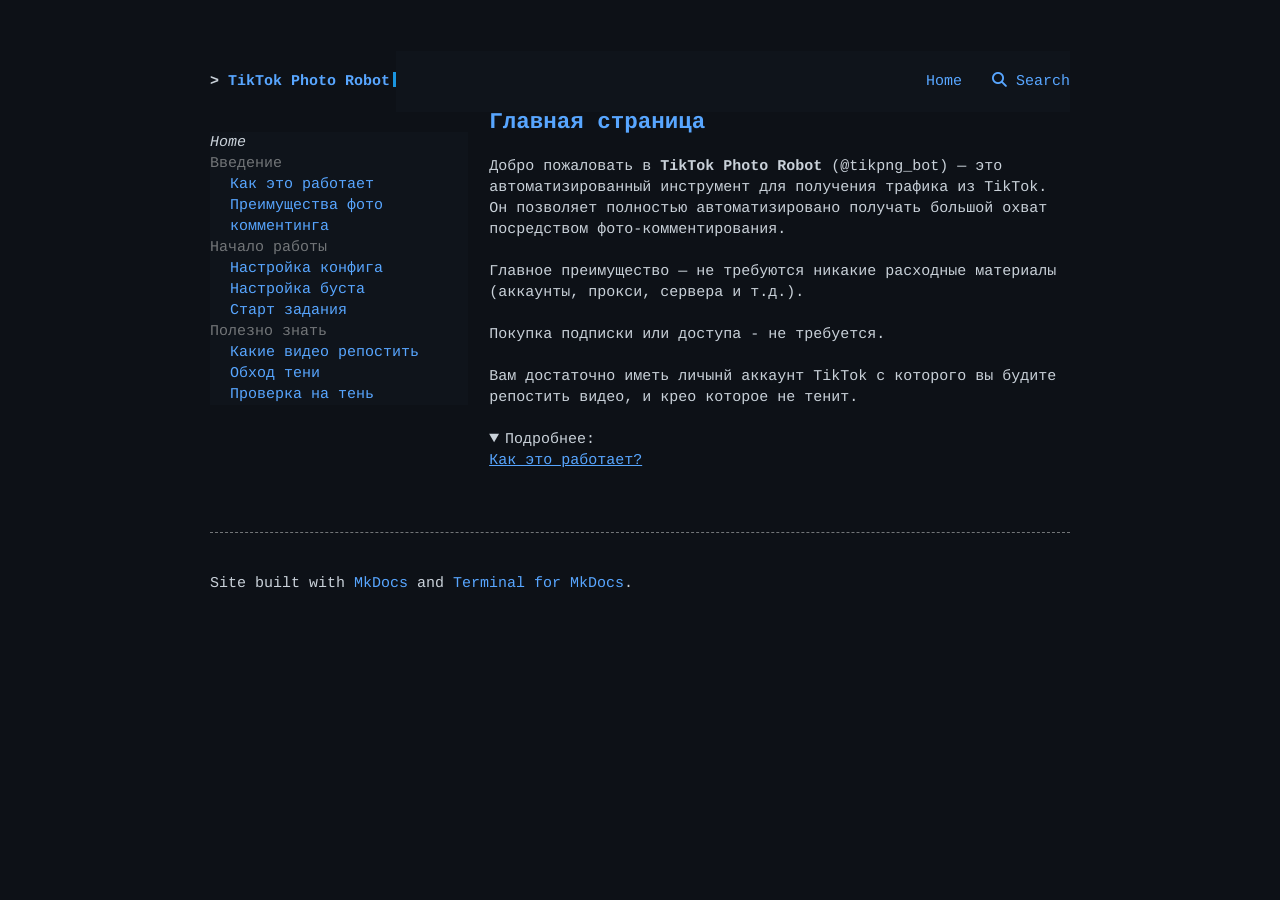
<file: index.html>
<!DOCTYPE html>
<html lang="en">
<head>
    
    <meta charset="UTF-8">
    <meta name="viewport" content="width=device-width, initial-scale=1.0">
    <meta http-equiv="X-UA-Compatible" content="ie=edge">
    <meta name="generator" content="mkdocs-1.6.1, mkdocs-terminal-4.8.0">
    
    <meta name="description" content="Документация по автоматизации публикации фото в TikTok"> 
     
    <link rel="icon" type="image/png" sizes="192x192" href="img/android-chrome-192x192.png" />
<link rel="icon" type="image/png" sizes="512x512" href="img/android-chrome-512x512.png" />
<link rel="apple-touch-icon" sizes="180x180" href="img/apple-touch-icon.png" />
<link rel="shortcut icon" type="image/png" sizes="48x48" href="img/favicon.ico" />
<link rel="icon" type="image/png" sizes="16x16" href="img/favicon-16x16.png" />
<link rel="icon" type="image/png" sizes="32x32" href="img/favicon-32x32.png" />


    
 
<title>Home - TikTok Photo Robot</title>


<link href="css/fontawesome/css/fontawesome.min.css" rel="stylesheet">
<link href="css/fontawesome/css/solid.min.css" rel="stylesheet">
<link href="css/normalize.css" rel="stylesheet">
<link href="css/terminal.css" rel="stylesheet">
<link href="css/theme.css" rel="stylesheet">
<link href="css/theme.tile_grid.css" rel="stylesheet">
<link href="css/theme.footer.css" rel="stylesheet">
<!-- default color palette -->
<link href="css/palettes/default.css" rel="stylesheet">

<!-- page layout -->
<style>
/* initially set page layout to a one column grid */
.terminal-mkdocs-main-grid {
    display: grid;
    grid-column-gap: 1.4em;
    grid-template-columns: auto;
    grid-template-rows: auto;
}

/*  
*   when side navigation is not hidden, use a two column grid.  
*   if the screen is too narrow, fall back to the initial one column grid layout.
*   in this case the main content will be placed under the navigation panel. 
*/
@media only screen and (min-width: 70em) {
    .terminal-mkdocs-main-grid {
        grid-template-columns: 4fr 9fr;
    }
}</style>



    
    <link href="css/terminal-dark.css" rel="stylesheet">  
    
    

    
    <!-- search css support -->
<link href="css/search/bootstrap-modal.css" rel="stylesheet">
<!-- search scripts -->
<script>
    var base_url = ".",
    shortcuts = "{}";
</script>
<script src="js/jquery/jquery-1.10.1.min.js" defer></script>
<script src="js/bootstrap/bootstrap.min.js" defer></script>
<script src="js/mkdocs/base.js" defer></script>
    
    
    
    
    <script src="search/main.js"></script>
    

    
</head>

<body class="terminal"><div class="container">
    <div class="terminal-nav">
        <header class="terminal-logo">
            <div id="mkdocs-terminal-site-name" class="logo terminal-prompt"><a href="/" class="no-style">TikTok Photo Robot</a></div>
        </header>
        
        <nav class="terminal-menu">
            
            <ul vocab="https://schema.org/" typeof="BreadcrumbList">
                
                
                <li property="itemListElement" typeof="ListItem">
                    <a href="." class="menu-item active" property="item" typeof="WebPage">
                        <span property="name">Home</span>
                    </a>
                    <meta property="position" content="0">
                </li>
                
                
                
                
                
                
                
                    
                    


<li property="itemListElement" typeof="ListItem">
    <a href="#" class="menu-item" data-toggle="modal" data-target="#mkdocs_search_modal" property="item" typeof="SearchAction">
        <i aria-hidden="true" class="fa fa-search"></i> <span property="name">Search</span>
    </a>
    <meta property="position" content="1">
</li>
                    
            </ul>
            
        </nav>
    </div>
</div>
        
    <div class="container">
        <div class="terminal-mkdocs-main-grid"><aside id="terminal-mkdocs-side-panel"><nav>
    <ul class="terminal-mkdocs-side-nav-items">
        
          <li class="terminal-mkdocs-side-nav-li">
    
    
    
        
        <span class="terminal-mkdocs-side-nav-item--active">Home</span>
    
    
    
       </li>
        
          <li class="terminal-mkdocs-side-nav-li">
    
        
        
        
            
    
        
        
            
            
            <span class="
        
    terminal-mkdocs-side-nav-item terminal-mkdocs-side-nav-section-no-index">Введение</span>
        
    
    
        
        
            <ul class="terminal-mkdocs-side-nav-li-ul">
        
            
            
             
                <li class="terminal-mkdocs-side-nav-li-ul-li">
    
        
        
            <a class="terminal-mkdocs-side-nav-item" href="%D0%B2%D0%B2%D0%B5%D0%B4%D0%B5%D0%BD%D0%B8%D0%B5/%D0%9A%D0%B0%D0%BA%20%D1%8D%D1%82%D0%BE%20%D1%80%D0%B0%D0%B1%D0%BE%D1%82%D0%B0%D0%B5%D1%82/">Как это работает</a>
        
    
    </li>
            
        
            
            
             
                <li class="terminal-mkdocs-side-nav-li-ul-li">
    
        
        
            <a class="terminal-mkdocs-side-nav-item" href="%D0%B2%D0%B2%D0%B5%D0%B4%D0%B5%D0%BD%D0%B8%D0%B5/%D0%BF%D1%80%D0%B5%D0%B8%D0%BC%D1%83%D1%89%D0%B5%D1%81%D1%82%D0%B2%D0%B0%20%D1%84%D0%BE%D1%82%D0%BE-%D0%BA%D0%BE%D0%BC%D0%BC%D0%B5%D0%BD%D1%82%D0%B8%D0%BD%D0%B3%D0%B0/">Преимущества фото комментинга</a>
        
    
    </li>
            
            
    </ul>
        
    
       </li>
        
          <li class="terminal-mkdocs-side-nav-li">
    
        
        
        
            
    
        
        
            
            
            <span class="
        
    terminal-mkdocs-side-nav-item terminal-mkdocs-side-nav-section-no-index">Начало работы</span>
        
    
    
        
        
            <ul class="terminal-mkdocs-side-nav-li-ul">
        
            
            
             
                <li class="terminal-mkdocs-side-nav-li-ul-li">
    
        
        
            <a class="terminal-mkdocs-side-nav-item" href="%D0%BD%D0%B0%D1%87%D0%B0%D0%BB%D0%BE%20%D1%80%D0%B0%D0%B1%D0%BE%D1%82%D1%8B/%D0%9D%D0%B0%D1%81%D1%82%D1%80%D0%BE%D0%B9%D0%BA%D0%B0%20%D0%BA%D0%BE%D0%BD%D1%84%D0%B8%D0%B3%D0%B0/">Настройка конфига</a>
        
    
    </li>
            
        
            
            
             
                <li class="terminal-mkdocs-side-nav-li-ul-li">
    
        
        
            <a class="terminal-mkdocs-side-nav-item" href="%D0%BD%D0%B0%D1%87%D0%B0%D0%BB%D0%BE%20%D1%80%D0%B0%D0%B1%D0%BE%D1%82%D1%8B/%D0%BD%D0%B0%D1%81%D1%82%D1%80%D0%BE%D0%B9%D0%BA%D0%B0%20%D0%B1%D1%83%D1%81%D1%82%D0%B0/">Настройка буста</a>
        
    
    </li>
            
        
            
            
             
                <li class="terminal-mkdocs-side-nav-li-ul-li">
    
        
        
            <a class="terminal-mkdocs-side-nav-item" href="%D0%BD%D0%B0%D1%87%D0%B0%D0%BB%D0%BE%20%D1%80%D0%B0%D0%B1%D0%BE%D1%82%D1%8B/%D1%81%D1%82%D0%B0%D1%80%D1%82%20%D0%B7%D0%B0%D0%B4%D0%B0%D0%BD%D0%B8%D1%8F/">Старт задания</a>
        
    
    </li>
            
            
    </ul>
        
    
       </li>
        
          <li class="terminal-mkdocs-side-nav-li">
    
        
        
        
            
    
        
        
            
            
            <span class="
        
    terminal-mkdocs-side-nav-item terminal-mkdocs-side-nav-section-no-index">Полезно знать</span>
        
    
    
        
        
            <ul class="terminal-mkdocs-side-nav-li-ul">
        
            
            
             
                <li class="terminal-mkdocs-side-nav-li-ul-li">
    
        
        
            <a class="terminal-mkdocs-side-nav-item" href="%D0%BF%D0%BE%D0%BB%D0%B5%D0%B7%D0%BD%D0%BE%20%D0%B7%D0%BD%D0%B0%D1%82%D1%8C/%D0%BA%D0%B0%D0%BA%D0%B8%D0%B5%20%D0%B2%D0%B8%D0%B4%D0%B5%D0%BE%20%D1%80%D0%B5%D0%BF%D0%BE%D1%81%D1%82%D0%B8%D1%82%D1%8C/">Какие видео репостить</a>
        
    
    </li>
            
        
            
            
             
                <li class="terminal-mkdocs-side-nav-li-ul-li">
    
        
        
            <a class="terminal-mkdocs-side-nav-item" href="%D0%BF%D0%BE%D0%BB%D0%B5%D0%B7%D0%BD%D0%BE%20%D0%B7%D0%BD%D0%B0%D1%82%D1%8C/%D0%BE%D0%B1%D1%85%D0%BE%D0%B4%20%D1%82%D0%B5%D0%BD%D0%B8/">Обход тени</a>
        
    
    </li>
            
        
            
            
             
                <li class="terminal-mkdocs-side-nav-li-ul-li">
    
        
        
            <a class="terminal-mkdocs-side-nav-item" href="%D0%BF%D0%BE%D0%BB%D0%B5%D0%B7%D0%BD%D0%BE%20%D0%B7%D0%BD%D0%B0%D1%82%D1%8C/%D0%BF%D1%80%D0%BE%D0%B2%D0%B5%D1%80%D0%BA%D0%B0%20%D0%BD%D0%B0%20%D1%82%D0%B5%D0%BD%D1%8C/">Проверка на тень</a>
        
    
    </li>
            
            
    </ul>
        
    
       </li>
        
    </ul>
</nav>
</aside>
            <main id="terminal-mkdocs-main-content">
<section id="mkdocs-terminal-content">
    <p><span style="font-size: 1.5em; font-weight: bold; color: #58a6ff;">Главная страница</span></p>
<p>Добро пожаловать в <strong>TikTok Photo Robot</strong> (@tikpng_bot) — это автоматизированный инструмент для получения трафика из TikTok. Он позволяет полностью автоматизировано получать большой охват посредством фото‑комментирования.</p>
<p>Главное преимущество — не требуются никакие расходные материалы (аккаунты, прокси, сервера и т.д.).</p>
<p>Покупка подписки или доступа - не требуется.</p>
<p>Вам достаточно иметь личынй аккаунт TikTok с которого вы будите репостить видео, и крео которое не тенит.</p>
<details class="note" open="open">
<summary>Подробнее:</summary>
<p><a href="https://tiktok-photo-bot.github.io/docs/%D0%B2%D0%B2%D0%B5%D0%B4%D0%B5%D0%BD%D0%B8%D0%B5/%D0%9A%D0%B0%D0%BA%20%D1%8D%D1%82%D0%BE%20%D1%80%D0%B0%D0%B1%D0%BE%D1%82%D0%B0%D0%B5%D1%82/">Как это работает?</a></p>
</details>
</section>

            </main>
        </div>
        <hr><footer>
    <div class="terminal-mkdocs-footer-grid">
        <div id="terminal-mkdocs-footer-copyright-info">
             Site built with <a href="http://www.mkdocs.org">MkDocs</a> and <a href="https://github.com/ntno/mkdocs-terminal">Terminal for MkDocs</a>.
        </div>
    </div>
</footer>
    </div>

    
    <div class="modal" id="mkdocs_search_modal" tabindex="-1" role="alertdialog" aria-modal="true" aria-labelledby="searchModalLabel">
    <div class="modal-dialog modal-lg" role="search">
        <div class="modal-content">
            <div class="modal-header">
                <h5 class="modal-title" id="searchModalLabel">Search</h5>
                <button type="button" class="close btn btn-default btn-ghost" data-dismiss="modal" aria-label="Close">x</button>
            </div>
            <div class="modal-body">
                <p id="searchInputLabel">Type to start searching</p>
                <form>
                    <div class="form-group">
                        <input type="search" class="form-control" aria-labelledby="searchInputLabel" placeholder="" id="mkdocs-search-query" title="Please enter search terms here">
                    </div>
                </form>
                <div id="mkdocs-search-results" data-no-results-text="No document matches found"></div>
            </div>
            <div class="modal-footer">
            </div>
        </div>
    </div>
</div>
    
    
</body>

</html>
</file>
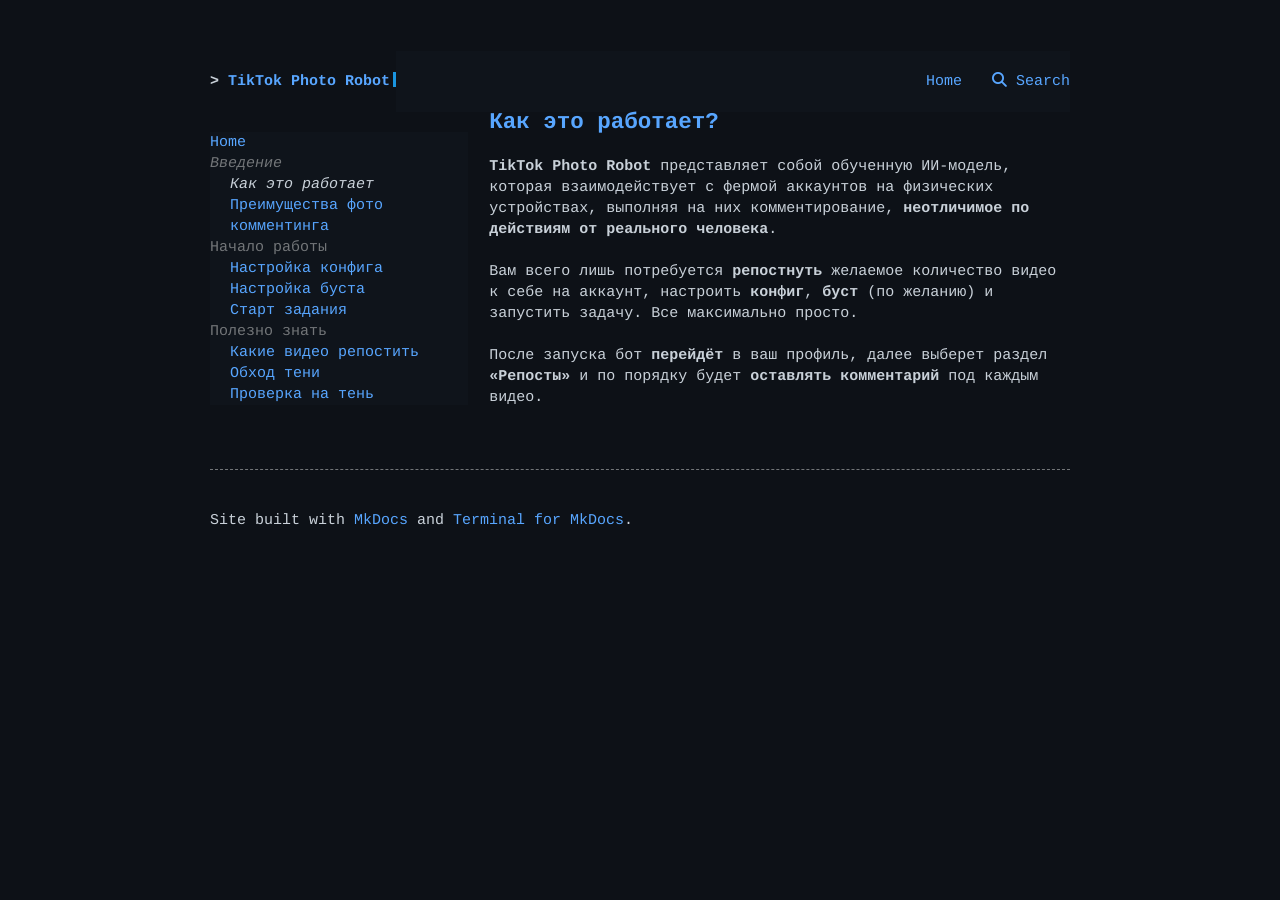
<file: введение/Как это работает/index.html>
<!DOCTYPE html>
<html lang="en">
<head>
    
    <meta charset="UTF-8">
    <meta name="viewport" content="width=device-width, initial-scale=1.0">
    <meta http-equiv="X-UA-Compatible" content="ie=edge">
    <meta name="generator" content="mkdocs-1.6.1, mkdocs-terminal-4.8.0">
    
    <meta name="description" content="Документация по автоматизации публикации фото в TikTok"> 
     
    <link rel="icon" type="image/png" sizes="192x192" href="../../img/android-chrome-192x192.png" />
<link rel="icon" type="image/png" sizes="512x512" href="../../img/android-chrome-512x512.png" />
<link rel="apple-touch-icon" sizes="180x180" href="../../img/apple-touch-icon.png" />
<link rel="shortcut icon" type="image/png" sizes="48x48" href="../../img/favicon.ico" />
<link rel="icon" type="image/png" sizes="16x16" href="../../img/favicon-16x16.png" />
<link rel="icon" type="image/png" sizes="32x32" href="../../img/favicon-32x32.png" />


    
 
<title>Как это работает - TikTok Photo Robot</title>


<link href="../../css/fontawesome/css/fontawesome.min.css" rel="stylesheet">
<link href="../../css/fontawesome/css/solid.min.css" rel="stylesheet">
<link href="../../css/normalize.css" rel="stylesheet">
<link href="../../css/terminal.css" rel="stylesheet">
<link href="../../css/theme.css" rel="stylesheet">
<link href="../../css/theme.tile_grid.css" rel="stylesheet">
<link href="../../css/theme.footer.css" rel="stylesheet">
<!-- default color palette -->
<link href="../../css/palettes/default.css" rel="stylesheet">

<!-- page layout -->
<style>
/* initially set page layout to a one column grid */
.terminal-mkdocs-main-grid {
    display: grid;
    grid-column-gap: 1.4em;
    grid-template-columns: auto;
    grid-template-rows: auto;
}

/*  
*   when side navigation is not hidden, use a two column grid.  
*   if the screen is too narrow, fall back to the initial one column grid layout.
*   in this case the main content will be placed under the navigation panel. 
*/
@media only screen and (min-width: 70em) {
    .terminal-mkdocs-main-grid {
        grid-template-columns: 4fr 9fr;
    }
}</style>



    
    <link href="../../css/terminal-dark.css" rel="stylesheet">  
    
    

    
    <!-- search css support -->
<link href="../../css/search/bootstrap-modal.css" rel="stylesheet">
<!-- search scripts -->
<script>
    var base_url = "../..",
    shortcuts = "{}";
</script>
<script src="../../js/jquery/jquery-1.10.1.min.js" defer></script>
<script src="../../js/bootstrap/bootstrap.min.js" defer></script>
<script src="../../js/mkdocs/base.js" defer></script>
    
    
    
    
    <script src="../../search/main.js"></script>
    

    
</head>

<body class="terminal"><div class="container">
    <div class="terminal-nav">
        <header class="terminal-logo">
            <div id="mkdocs-terminal-site-name" class="logo terminal-prompt"><a href="/" class="no-style">TikTok Photo Robot</a></div>
        </header>
        
        <nav class="terminal-menu">
            
            <ul vocab="https://schema.org/" typeof="BreadcrumbList">
                
                
                <li property="itemListElement" typeof="ListItem">
                    <a href="../.." class="menu-item " property="item" typeof="WebPage">
                        <span property="name">Home</span>
                    </a>
                    <meta property="position" content="0">
                </li>
                
                
                
                
                
                
                
                    
                    


<li property="itemListElement" typeof="ListItem">
    <a href="#" class="menu-item" data-toggle="modal" data-target="#mkdocs_search_modal" property="item" typeof="SearchAction">
        <i aria-hidden="true" class="fa fa-search"></i> <span property="name">Search</span>
    </a>
    <meta property="position" content="1">
</li>
                    
            </ul>
            
        </nav>
    </div>
</div>
        
    <div class="container">
        <div class="terminal-mkdocs-main-grid"><aside id="terminal-mkdocs-side-panel"><nav>
    <ul class="terminal-mkdocs-side-nav-items">
        
          <li class="terminal-mkdocs-side-nav-li">
    
    
    
        
        
            <a class="terminal-mkdocs-side-nav-item" href="../..">Home</a>
        
    
    
    
       </li>
        
          <li class="terminal-mkdocs-side-nav-li">
    
        
        
        
            
    
        
        <span class="
        
    terminal-mkdocs-side-nav-item--active terminal-mkdocs-side-nav-section-no-index">Введение</span>
    
    
        
        
            <ul class="terminal-mkdocs-side-nav-li-ul">
        
            
            
             
                <li class="terminal-mkdocs-side-nav-li-ul-li">
    
        
        <span class="terminal-mkdocs-side-nav-item--active">Как это работает</span>
    
    </li>
            
        
            
            
             
                <li class="terminal-mkdocs-side-nav-li-ul-li">
    
        
        
            <a class="terminal-mkdocs-side-nav-item" href="../%D0%BF%D1%80%D0%B5%D0%B8%D0%BC%D1%83%D1%89%D0%B5%D1%81%D1%82%D0%B2%D0%B0%20%D1%84%D0%BE%D1%82%D0%BE-%D0%BA%D0%BE%D0%BC%D0%BC%D0%B5%D0%BD%D1%82%D0%B8%D0%BD%D0%B3%D0%B0/">Преимущества фото комментинга</a>
        
    
    </li>
            
            
    </ul>
        
    
       </li>
        
          <li class="terminal-mkdocs-side-nav-li">
    
        
        
        
            
    
        
        
            
            
            <span class="
        
    terminal-mkdocs-side-nav-item terminal-mkdocs-side-nav-section-no-index">Начало работы</span>
        
    
    
        
        
            <ul class="terminal-mkdocs-side-nav-li-ul">
        
            
            
             
                <li class="terminal-mkdocs-side-nav-li-ul-li">
    
        
        
            <a class="terminal-mkdocs-side-nav-item" href="../../%D0%BD%D0%B0%D1%87%D0%B0%D0%BB%D0%BE%20%D1%80%D0%B0%D0%B1%D0%BE%D1%82%D1%8B/%D0%9D%D0%B0%D1%81%D1%82%D1%80%D0%BE%D0%B9%D0%BA%D0%B0%20%D0%BA%D0%BE%D0%BD%D1%84%D0%B8%D0%B3%D0%B0/">Настройка конфига</a>
        
    
    </li>
            
        
            
            
             
                <li class="terminal-mkdocs-side-nav-li-ul-li">
    
        
        
            <a class="terminal-mkdocs-side-nav-item" href="../../%D0%BD%D0%B0%D1%87%D0%B0%D0%BB%D0%BE%20%D1%80%D0%B0%D0%B1%D0%BE%D1%82%D1%8B/%D0%BD%D0%B0%D1%81%D1%82%D1%80%D0%BE%D0%B9%D0%BA%D0%B0%20%D0%B1%D1%83%D1%81%D1%82%D0%B0/">Настройка буста</a>
        
    
    </li>
            
        
            
            
             
                <li class="terminal-mkdocs-side-nav-li-ul-li">
    
        
        
            <a class="terminal-mkdocs-side-nav-item" href="../../%D0%BD%D0%B0%D1%87%D0%B0%D0%BB%D0%BE%20%D1%80%D0%B0%D0%B1%D0%BE%D1%82%D1%8B/%D1%81%D1%82%D0%B0%D1%80%D1%82%20%D0%B7%D0%B0%D0%B4%D0%B0%D0%BD%D0%B8%D1%8F/">Старт задания</a>
        
    
    </li>
            
            
    </ul>
        
    
       </li>
        
          <li class="terminal-mkdocs-side-nav-li">
    
        
        
        
            
    
        
        
            
            
            <span class="
        
    terminal-mkdocs-side-nav-item terminal-mkdocs-side-nav-section-no-index">Полезно знать</span>
        
    
    
        
        
            <ul class="terminal-mkdocs-side-nav-li-ul">
        
            
            
             
                <li class="terminal-mkdocs-side-nav-li-ul-li">
    
        
        
            <a class="terminal-mkdocs-side-nav-item" href="../../%D0%BF%D0%BE%D0%BB%D0%B5%D0%B7%D0%BD%D0%BE%20%D0%B7%D0%BD%D0%B0%D1%82%D1%8C/%D0%BA%D0%B0%D0%BA%D0%B8%D0%B5%20%D0%B2%D0%B8%D0%B4%D0%B5%D0%BE%20%D1%80%D0%B5%D0%BF%D0%BE%D1%81%D1%82%D0%B8%D1%82%D1%8C/">Какие видео репостить</a>
        
    
    </li>
            
        
            
            
             
                <li class="terminal-mkdocs-side-nav-li-ul-li">
    
        
        
            <a class="terminal-mkdocs-side-nav-item" href="../../%D0%BF%D0%BE%D0%BB%D0%B5%D0%B7%D0%BD%D0%BE%20%D0%B7%D0%BD%D0%B0%D1%82%D1%8C/%D0%BE%D0%B1%D1%85%D0%BE%D0%B4%20%D1%82%D0%B5%D0%BD%D0%B8/">Обход тени</a>
        
    
    </li>
            
        
            
            
             
                <li class="terminal-mkdocs-side-nav-li-ul-li">
    
        
        
            <a class="terminal-mkdocs-side-nav-item" href="../../%D0%BF%D0%BE%D0%BB%D0%B5%D0%B7%D0%BD%D0%BE%20%D0%B7%D0%BD%D0%B0%D1%82%D1%8C/%D0%BF%D1%80%D0%BE%D0%B2%D0%B5%D1%80%D0%BA%D0%B0%20%D0%BD%D0%B0%20%D1%82%D0%B5%D0%BD%D1%8C/">Проверка на тень</a>
        
    
    </li>
            
            
    </ul>
        
    
       </li>
        
    </ul>
</nav>
</aside>
            <main id="terminal-mkdocs-main-content">
<section id="mkdocs-terminal-content">
    <p><span style="font-size: 1.5em; font-weight: bold; color: #58a6ff;">Как это работает?</span></p>
<p><strong>TikTok Photo Robot</strong> представляет собой обученную ИИ-модель, которая взаимодействует с фермой аккаунтов на физических устройствах, выполняя на них комментирование, <strong>неотличимое по действиям от реального человека</strong>.</p>
<p>Вам всего лишь потребуется <strong>репостнуть</strong> желаемое количество видео к себе на аккаунт, настроить <strong>конфиг</strong>, <strong>буст</strong> (по желанию) и запустить задачу. Все максимально просто.</p>
<p>После запуска бот <strong>перейдёт</strong> в ваш профиль, далее выберет раздел <strong>«Репосты»</strong> и по порядку будет <strong>оставлять комментарий</strong> под каждым видео.</p>
</section>

            </main>
        </div>
        <hr><footer>
    <div class="terminal-mkdocs-footer-grid">
        <div id="terminal-mkdocs-footer-copyright-info">
             Site built with <a href="http://www.mkdocs.org">MkDocs</a> and <a href="https://github.com/ntno/mkdocs-terminal">Terminal for MkDocs</a>.
        </div>
    </div>
</footer>
    </div>

    
    <div class="modal" id="mkdocs_search_modal" tabindex="-1" role="alertdialog" aria-modal="true" aria-labelledby="searchModalLabel">
    <div class="modal-dialog modal-lg" role="search">
        <div class="modal-content">
            <div class="modal-header">
                <h5 class="modal-title" id="searchModalLabel">Search</h5>
                <button type="button" class="close btn btn-default btn-ghost" data-dismiss="modal" aria-label="Close">x</button>
            </div>
            <div class="modal-body">
                <p id="searchInputLabel">Type to start searching</p>
                <form>
                    <div class="form-group">
                        <input type="search" class="form-control" aria-labelledby="searchInputLabel" placeholder="" id="mkdocs-search-query" title="Please enter search terms here">
                    </div>
                </form>
                <div id="mkdocs-search-results" data-no-results-text="No document matches found"></div>
            </div>
            <div class="modal-footer">
            </div>
        </div>
    </div>
</div>
    
    
</body>

</html>
</file>
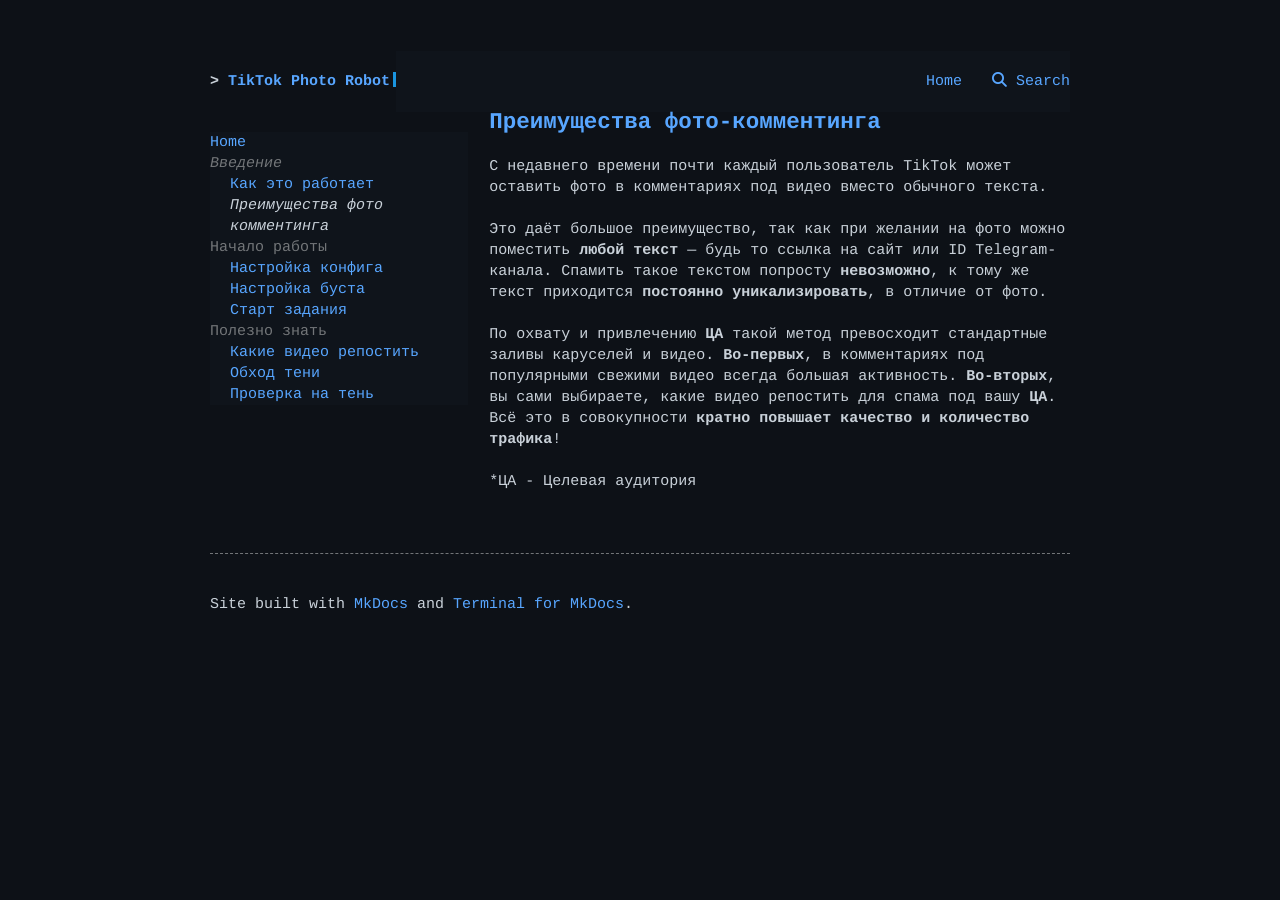
<file: введение/преимущества фото-комментинга/index.html>
<!DOCTYPE html>
<html lang="en">
<head>
    
    <meta charset="UTF-8">
    <meta name="viewport" content="width=device-width, initial-scale=1.0">
    <meta http-equiv="X-UA-Compatible" content="ie=edge">
    <meta name="generator" content="mkdocs-1.6.1, mkdocs-terminal-4.8.0">
    
    <meta name="description" content="Документация по автоматизации публикации фото в TikTok"> 
     
    <link rel="icon" type="image/png" sizes="192x192" href="../../img/android-chrome-192x192.png" />
<link rel="icon" type="image/png" sizes="512x512" href="../../img/android-chrome-512x512.png" />
<link rel="apple-touch-icon" sizes="180x180" href="../../img/apple-touch-icon.png" />
<link rel="shortcut icon" type="image/png" sizes="48x48" href="../../img/favicon.ico" />
<link rel="icon" type="image/png" sizes="16x16" href="../../img/favicon-16x16.png" />
<link rel="icon" type="image/png" sizes="32x32" href="../../img/favicon-32x32.png" />


    
 
<title>Преимущества фото комментинга - TikTok Photo Robot</title>


<link href="../../css/fontawesome/css/fontawesome.min.css" rel="stylesheet">
<link href="../../css/fontawesome/css/solid.min.css" rel="stylesheet">
<link href="../../css/normalize.css" rel="stylesheet">
<link href="../../css/terminal.css" rel="stylesheet">
<link href="../../css/theme.css" rel="stylesheet">
<link href="../../css/theme.tile_grid.css" rel="stylesheet">
<link href="../../css/theme.footer.css" rel="stylesheet">
<!-- default color palette -->
<link href="../../css/palettes/default.css" rel="stylesheet">

<!-- page layout -->
<style>
/* initially set page layout to a one column grid */
.terminal-mkdocs-main-grid {
    display: grid;
    grid-column-gap: 1.4em;
    grid-template-columns: auto;
    grid-template-rows: auto;
}

/*  
*   when side navigation is not hidden, use a two column grid.  
*   if the screen is too narrow, fall back to the initial one column grid layout.
*   in this case the main content will be placed under the navigation panel. 
*/
@media only screen and (min-width: 70em) {
    .terminal-mkdocs-main-grid {
        grid-template-columns: 4fr 9fr;
    }
}</style>



    
    <link href="../../css/terminal-dark.css" rel="stylesheet">  
    
    

    
    <!-- search css support -->
<link href="../../css/search/bootstrap-modal.css" rel="stylesheet">
<!-- search scripts -->
<script>
    var base_url = "../..",
    shortcuts = "{}";
</script>
<script src="../../js/jquery/jquery-1.10.1.min.js" defer></script>
<script src="../../js/bootstrap/bootstrap.min.js" defer></script>
<script src="../../js/mkdocs/base.js" defer></script>
    
    
    
    
    <script src="../../search/main.js"></script>
    

    
</head>

<body class="terminal"><div class="container">
    <div class="terminal-nav">
        <header class="terminal-logo">
            <div id="mkdocs-terminal-site-name" class="logo terminal-prompt"><a href="/" class="no-style">TikTok Photo Robot</a></div>
        </header>
        
        <nav class="terminal-menu">
            
            <ul vocab="https://schema.org/" typeof="BreadcrumbList">
                
                
                <li property="itemListElement" typeof="ListItem">
                    <a href="../.." class="menu-item " property="item" typeof="WebPage">
                        <span property="name">Home</span>
                    </a>
                    <meta property="position" content="0">
                </li>
                
                
                
                
                
                
                
                    
                    


<li property="itemListElement" typeof="ListItem">
    <a href="#" class="menu-item" data-toggle="modal" data-target="#mkdocs_search_modal" property="item" typeof="SearchAction">
        <i aria-hidden="true" class="fa fa-search"></i> <span property="name">Search</span>
    </a>
    <meta property="position" content="1">
</li>
                    
            </ul>
            
        </nav>
    </div>
</div>
        
    <div class="container">
        <div class="terminal-mkdocs-main-grid"><aside id="terminal-mkdocs-side-panel"><nav>
    <ul class="terminal-mkdocs-side-nav-items">
        
          <li class="terminal-mkdocs-side-nav-li">
    
    
    
        
        
            <a class="terminal-mkdocs-side-nav-item" href="../..">Home</a>
        
    
    
    
       </li>
        
          <li class="terminal-mkdocs-side-nav-li">
    
        
        
        
            
    
        
        <span class="
        
    terminal-mkdocs-side-nav-item--active terminal-mkdocs-side-nav-section-no-index">Введение</span>
    
    
        
        
            <ul class="terminal-mkdocs-side-nav-li-ul">
        
            
            
             
                <li class="terminal-mkdocs-side-nav-li-ul-li">
    
        
        
            <a class="terminal-mkdocs-side-nav-item" href="../%D0%9A%D0%B0%D0%BA%20%D1%8D%D1%82%D0%BE%20%D1%80%D0%B0%D0%B1%D0%BE%D1%82%D0%B0%D0%B5%D1%82/">Как это работает</a>
        
    
    </li>
            
        
            
            
             
                <li class="terminal-mkdocs-side-nav-li-ul-li">
    
        
        <span class="terminal-mkdocs-side-nav-item--active">Преимущества фото комментинга</span>
    
    </li>
            
            
    </ul>
        
    
       </li>
        
          <li class="terminal-mkdocs-side-nav-li">
    
        
        
        
            
    
        
        
            
            
            <span class="
        
    terminal-mkdocs-side-nav-item terminal-mkdocs-side-nav-section-no-index">Начало работы</span>
        
    
    
        
        
            <ul class="terminal-mkdocs-side-nav-li-ul">
        
            
            
             
                <li class="terminal-mkdocs-side-nav-li-ul-li">
    
        
        
            <a class="terminal-mkdocs-side-nav-item" href="../../%D0%BD%D0%B0%D1%87%D0%B0%D0%BB%D0%BE%20%D1%80%D0%B0%D0%B1%D0%BE%D1%82%D1%8B/%D0%9D%D0%B0%D1%81%D1%82%D1%80%D0%BE%D0%B9%D0%BA%D0%B0%20%D0%BA%D0%BE%D0%BD%D1%84%D0%B8%D0%B3%D0%B0/">Настройка конфига</a>
        
    
    </li>
            
        
            
            
             
                <li class="terminal-mkdocs-side-nav-li-ul-li">
    
        
        
            <a class="terminal-mkdocs-side-nav-item" href="../../%D0%BD%D0%B0%D1%87%D0%B0%D0%BB%D0%BE%20%D1%80%D0%B0%D0%B1%D0%BE%D1%82%D1%8B/%D0%BD%D0%B0%D1%81%D1%82%D1%80%D0%BE%D0%B9%D0%BA%D0%B0%20%D0%B1%D1%83%D1%81%D1%82%D0%B0/">Настройка буста</a>
        
    
    </li>
            
        
            
            
             
                <li class="terminal-mkdocs-side-nav-li-ul-li">
    
        
        
            <a class="terminal-mkdocs-side-nav-item" href="../../%D0%BD%D0%B0%D1%87%D0%B0%D0%BB%D0%BE%20%D1%80%D0%B0%D0%B1%D0%BE%D1%82%D1%8B/%D1%81%D1%82%D0%B0%D1%80%D1%82%20%D0%B7%D0%B0%D0%B4%D0%B0%D0%BD%D0%B8%D1%8F/">Старт задания</a>
        
    
    </li>
            
            
    </ul>
        
    
       </li>
        
          <li class="terminal-mkdocs-side-nav-li">
    
        
        
        
            
    
        
        
            
            
            <span class="
        
    terminal-mkdocs-side-nav-item terminal-mkdocs-side-nav-section-no-index">Полезно знать</span>
        
    
    
        
        
            <ul class="terminal-mkdocs-side-nav-li-ul">
        
            
            
             
                <li class="terminal-mkdocs-side-nav-li-ul-li">
    
        
        
            <a class="terminal-mkdocs-side-nav-item" href="../../%D0%BF%D0%BE%D0%BB%D0%B5%D0%B7%D0%BD%D0%BE%20%D0%B7%D0%BD%D0%B0%D1%82%D1%8C/%D0%BA%D0%B0%D0%BA%D0%B8%D0%B5%20%D0%B2%D0%B8%D0%B4%D0%B5%D0%BE%20%D1%80%D0%B5%D0%BF%D0%BE%D1%81%D1%82%D0%B8%D1%82%D1%8C/">Какие видео репостить</a>
        
    
    </li>
            
        
            
            
             
                <li class="terminal-mkdocs-side-nav-li-ul-li">
    
        
        
            <a class="terminal-mkdocs-side-nav-item" href="../../%D0%BF%D0%BE%D0%BB%D0%B5%D0%B7%D0%BD%D0%BE%20%D0%B7%D0%BD%D0%B0%D1%82%D1%8C/%D0%BE%D0%B1%D1%85%D0%BE%D0%B4%20%D1%82%D0%B5%D0%BD%D0%B8/">Обход тени</a>
        
    
    </li>
            
        
            
            
             
                <li class="terminal-mkdocs-side-nav-li-ul-li">
    
        
        
            <a class="terminal-mkdocs-side-nav-item" href="../../%D0%BF%D0%BE%D0%BB%D0%B5%D0%B7%D0%BD%D0%BE%20%D0%B7%D0%BD%D0%B0%D1%82%D1%8C/%D0%BF%D1%80%D0%BE%D0%B2%D0%B5%D1%80%D0%BA%D0%B0%20%D0%BD%D0%B0%20%D1%82%D0%B5%D0%BD%D1%8C/">Проверка на тень</a>
        
    
    </li>
            
            
    </ul>
        
    
       </li>
        
    </ul>
</nav>
</aside>
            <main id="terminal-mkdocs-main-content">
<section id="mkdocs-terminal-content">
    <p><span style="font-size: 1.5em; font-weight: bold; color: #58a6ff;">Преимущества фото-комментинга</span></p>
<p>С недавнего времени почти каждый пользователь TikTok может оставить фото в комментариях под видео вместо обычного текста.</p>
<p>Это даёт большое преимущество, так как при желании на фото можно поместить <strong>любой текст</strong> — будь то ссылка на сайт или ID Telegram-канала. Спамить такое текстом попросту <strong>невозможно</strong>, к тому же текст приходится <strong>постоянно уникализировать</strong>, в отличие от фото.</p>
<p>По охвату и привлечению <strong>ЦА</strong> такой метод превосходит стандартные заливы каруселей и видео. <strong>Во-первых</strong>, в комментариях под популярными свежими видео всегда большая активность. <strong>Во-вторых</strong>, вы сами выбираете, какие видео репостить для спама под вашу <strong>ЦА</strong>. Всё это в совокупности <strong>кратно повышает качество и количество трафика</strong>!</p>
<p>*ЦА - Целевая аудитория</p>
</section>

            </main>
        </div>
        <hr><footer>
    <div class="terminal-mkdocs-footer-grid">
        <div id="terminal-mkdocs-footer-copyright-info">
             Site built with <a href="http://www.mkdocs.org">MkDocs</a> and <a href="https://github.com/ntno/mkdocs-terminal">Terminal for MkDocs</a>.
        </div>
    </div>
</footer>
    </div>

    
    <div class="modal" id="mkdocs_search_modal" tabindex="-1" role="alertdialog" aria-modal="true" aria-labelledby="searchModalLabel">
    <div class="modal-dialog modal-lg" role="search">
        <div class="modal-content">
            <div class="modal-header">
                <h5 class="modal-title" id="searchModalLabel">Search</h5>
                <button type="button" class="close btn btn-default btn-ghost" data-dismiss="modal" aria-label="Close">x</button>
            </div>
            <div class="modal-body">
                <p id="searchInputLabel">Type to start searching</p>
                <form>
                    <div class="form-group">
                        <input type="search" class="form-control" aria-labelledby="searchInputLabel" placeholder="" id="mkdocs-search-query" title="Please enter search terms here">
                    </div>
                </form>
                <div id="mkdocs-search-results" data-no-results-text="No document matches found"></div>
            </div>
            <div class="modal-footer">
            </div>
        </div>
    </div>
</div>
    
    
</body>

</html>
</file>
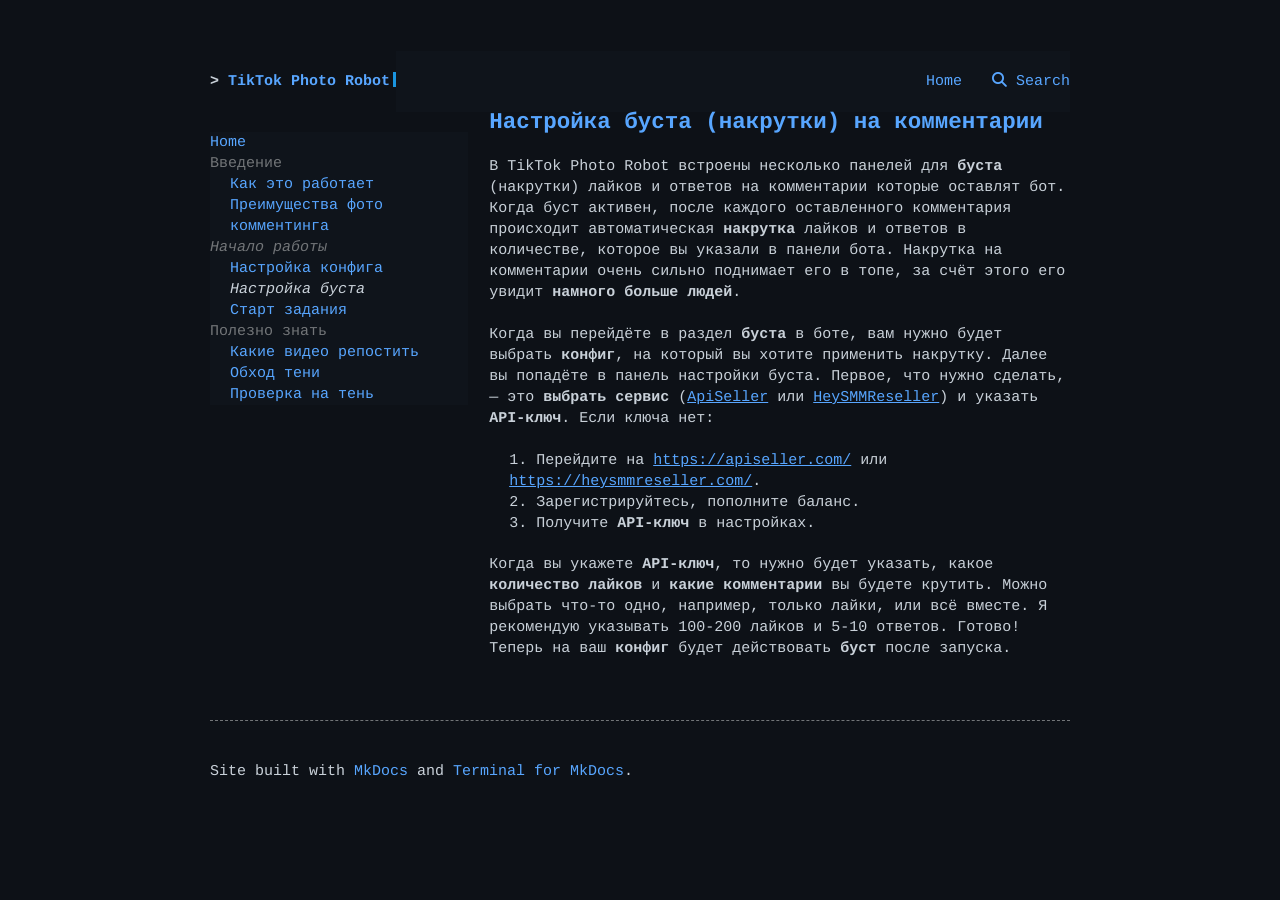
<file: начало работы/настройка буста/index.html>
<!DOCTYPE html>
<html lang="en">
<head>
    
    <meta charset="UTF-8">
    <meta name="viewport" content="width=device-width, initial-scale=1.0">
    <meta http-equiv="X-UA-Compatible" content="ie=edge">
    <meta name="generator" content="mkdocs-1.6.1, mkdocs-terminal-4.8.0">
    
    <meta name="description" content="Документация по автоматизации публикации фото в TikTok"> 
     
    <link rel="icon" type="image/png" sizes="192x192" href="../../img/android-chrome-192x192.png" />
<link rel="icon" type="image/png" sizes="512x512" href="../../img/android-chrome-512x512.png" />
<link rel="apple-touch-icon" sizes="180x180" href="../../img/apple-touch-icon.png" />
<link rel="shortcut icon" type="image/png" sizes="48x48" href="../../img/favicon.ico" />
<link rel="icon" type="image/png" sizes="16x16" href="../../img/favicon-16x16.png" />
<link rel="icon" type="image/png" sizes="32x32" href="../../img/favicon-32x32.png" />


    
 
<title>Настройка буста - TikTok Photo Robot</title>


<link href="../../css/fontawesome/css/fontawesome.min.css" rel="stylesheet">
<link href="../../css/fontawesome/css/solid.min.css" rel="stylesheet">
<link href="../../css/normalize.css" rel="stylesheet">
<link href="../../css/terminal.css" rel="stylesheet">
<link href="../../css/theme.css" rel="stylesheet">
<link href="../../css/theme.tile_grid.css" rel="stylesheet">
<link href="../../css/theme.footer.css" rel="stylesheet">
<!-- default color palette -->
<link href="../../css/palettes/default.css" rel="stylesheet">

<!-- page layout -->
<style>
/* initially set page layout to a one column grid */
.terminal-mkdocs-main-grid {
    display: grid;
    grid-column-gap: 1.4em;
    grid-template-columns: auto;
    grid-template-rows: auto;
}

/*  
*   when side navigation is not hidden, use a two column grid.  
*   if the screen is too narrow, fall back to the initial one column grid layout.
*   in this case the main content will be placed under the navigation panel. 
*/
@media only screen and (min-width: 70em) {
    .terminal-mkdocs-main-grid {
        grid-template-columns: 4fr 9fr;
    }
}</style>



    
    <link href="../../css/terminal-dark.css" rel="stylesheet">  
    
    

    
    <!-- search css support -->
<link href="../../css/search/bootstrap-modal.css" rel="stylesheet">
<!-- search scripts -->
<script>
    var base_url = "../..",
    shortcuts = "{}";
</script>
<script src="../../js/jquery/jquery-1.10.1.min.js" defer></script>
<script src="../../js/bootstrap/bootstrap.min.js" defer></script>
<script src="../../js/mkdocs/base.js" defer></script>
    
    
    
    
    <script src="../../search/main.js"></script>
    

    
</head>

<body class="terminal"><div class="container">
    <div class="terminal-nav">
        <header class="terminal-logo">
            <div id="mkdocs-terminal-site-name" class="logo terminal-prompt"><a href="/" class="no-style">TikTok Photo Robot</a></div>
        </header>
        
        <nav class="terminal-menu">
            
            <ul vocab="https://schema.org/" typeof="BreadcrumbList">
                
                
                <li property="itemListElement" typeof="ListItem">
                    <a href="../.." class="menu-item " property="item" typeof="WebPage">
                        <span property="name">Home</span>
                    </a>
                    <meta property="position" content="0">
                </li>
                
                
                
                
                
                
                
                    
                    


<li property="itemListElement" typeof="ListItem">
    <a href="#" class="menu-item" data-toggle="modal" data-target="#mkdocs_search_modal" property="item" typeof="SearchAction">
        <i aria-hidden="true" class="fa fa-search"></i> <span property="name">Search</span>
    </a>
    <meta property="position" content="1">
</li>
                    
            </ul>
            
        </nav>
    </div>
</div>
        
    <div class="container">
        <div class="terminal-mkdocs-main-grid"><aside id="terminal-mkdocs-side-panel"><nav>
    <ul class="terminal-mkdocs-side-nav-items">
        
          <li class="terminal-mkdocs-side-nav-li">
    
    
    
        
        
            <a class="terminal-mkdocs-side-nav-item" href="../..">Home</a>
        
    
    
    
       </li>
        
          <li class="terminal-mkdocs-side-nav-li">
    
        
        
        
            
    
        
        
            
            
            <span class="
        
    terminal-mkdocs-side-nav-item terminal-mkdocs-side-nav-section-no-index">Введение</span>
        
    
    
        
        
            <ul class="terminal-mkdocs-side-nav-li-ul">
        
            
            
             
                <li class="terminal-mkdocs-side-nav-li-ul-li">
    
        
        
            <a class="terminal-mkdocs-side-nav-item" href="../../%D0%B2%D0%B2%D0%B5%D0%B4%D0%B5%D0%BD%D0%B8%D0%B5/%D0%9A%D0%B0%D0%BA%20%D1%8D%D1%82%D0%BE%20%D1%80%D0%B0%D0%B1%D0%BE%D1%82%D0%B0%D0%B5%D1%82/">Как это работает</a>
        
    
    </li>
            
        
            
            
             
                <li class="terminal-mkdocs-side-nav-li-ul-li">
    
        
        
            <a class="terminal-mkdocs-side-nav-item" href="../../%D0%B2%D0%B2%D0%B5%D0%B4%D0%B5%D0%BD%D0%B8%D0%B5/%D0%BF%D1%80%D0%B5%D0%B8%D0%BC%D1%83%D1%89%D0%B5%D1%81%D1%82%D0%B2%D0%B0%20%D1%84%D0%BE%D1%82%D0%BE-%D0%BA%D0%BE%D0%BC%D0%BC%D0%B5%D0%BD%D1%82%D0%B8%D0%BD%D0%B3%D0%B0/">Преимущества фото комментинга</a>
        
    
    </li>
            
            
    </ul>
        
    
       </li>
        
          <li class="terminal-mkdocs-side-nav-li">
    
        
        
        
            
    
        
        <span class="
        
    terminal-mkdocs-side-nav-item--active terminal-mkdocs-side-nav-section-no-index">Начало работы</span>
    
    
        
        
            <ul class="terminal-mkdocs-side-nav-li-ul">
        
            
            
             
                <li class="terminal-mkdocs-side-nav-li-ul-li">
    
        
        
            <a class="terminal-mkdocs-side-nav-item" href="../%D0%9D%D0%B0%D1%81%D1%82%D1%80%D0%BE%D0%B9%D0%BA%D0%B0%20%D0%BA%D0%BE%D0%BD%D1%84%D0%B8%D0%B3%D0%B0/">Настройка конфига</a>
        
    
    </li>
            
        
            
            
             
                <li class="terminal-mkdocs-side-nav-li-ul-li">
    
        
        <span class="terminal-mkdocs-side-nav-item--active">Настройка буста</span>
    
    </li>
            
        
            
            
             
                <li class="terminal-mkdocs-side-nav-li-ul-li">
    
        
        
            <a class="terminal-mkdocs-side-nav-item" href="../%D1%81%D1%82%D0%B0%D1%80%D1%82%20%D0%B7%D0%B0%D0%B4%D0%B0%D0%BD%D0%B8%D1%8F/">Старт задания</a>
        
    
    </li>
            
            
    </ul>
        
    
       </li>
        
          <li class="terminal-mkdocs-side-nav-li">
    
        
        
        
            
    
        
        
            
            
            <span class="
        
    terminal-mkdocs-side-nav-item terminal-mkdocs-side-nav-section-no-index">Полезно знать</span>
        
    
    
        
        
            <ul class="terminal-mkdocs-side-nav-li-ul">
        
            
            
             
                <li class="terminal-mkdocs-side-nav-li-ul-li">
    
        
        
            <a class="terminal-mkdocs-side-nav-item" href="../../%D0%BF%D0%BE%D0%BB%D0%B5%D0%B7%D0%BD%D0%BE%20%D0%B7%D0%BD%D0%B0%D1%82%D1%8C/%D0%BA%D0%B0%D0%BA%D0%B8%D0%B5%20%D0%B2%D0%B8%D0%B4%D0%B5%D0%BE%20%D1%80%D0%B5%D0%BF%D0%BE%D1%81%D1%82%D0%B8%D1%82%D1%8C/">Какие видео репостить</a>
        
    
    </li>
            
        
            
            
             
                <li class="terminal-mkdocs-side-nav-li-ul-li">
    
        
        
            <a class="terminal-mkdocs-side-nav-item" href="../../%D0%BF%D0%BE%D0%BB%D0%B5%D0%B7%D0%BD%D0%BE%20%D0%B7%D0%BD%D0%B0%D1%82%D1%8C/%D0%BE%D0%B1%D1%85%D0%BE%D0%B4%20%D1%82%D0%B5%D0%BD%D0%B8/">Обход тени</a>
        
    
    </li>
            
        
            
            
             
                <li class="terminal-mkdocs-side-nav-li-ul-li">
    
        
        
            <a class="terminal-mkdocs-side-nav-item" href="../../%D0%BF%D0%BE%D0%BB%D0%B5%D0%B7%D0%BD%D0%BE%20%D0%B7%D0%BD%D0%B0%D1%82%D1%8C/%D0%BF%D1%80%D0%BE%D0%B2%D0%B5%D1%80%D0%BA%D0%B0%20%D0%BD%D0%B0%20%D1%82%D0%B5%D0%BD%D1%8C/">Проверка на тень</a>
        
    
    </li>
            
            
    </ul>
        
    
       </li>
        
    </ul>
</nav>
</aside>
            <main id="terminal-mkdocs-main-content">
<section id="mkdocs-terminal-content">
    <p><span style="font-size: 1.5em; font-weight: bold; color: #58a6ff;">Настройка буста (накрутки) на комментарии</span></p>
<p>В TikTok Photo Robot встроены несколько панелей для <strong>буста</strong> (накрутки) лайков и ответов на комментарии которые оставлят бот. Когда буст активен, после каждого оставленного комментария происходит автоматическая <strong>накрутка</strong> лайков и ответов в количестве, которое вы указали в панели бота. Накрутка на комментарии очень сильно поднимает его в топе, за счёт этого его увидит <strong>намного больше людей</strong>.</p>
<p>Когда вы перейдёте в раздел <strong>буста</strong> в боте, вам нужно будет выбрать <strong>конфиг</strong>, на который вы хотите применить накрутку. Далее вы попадёте в панель настройки буста. Первое, что нужно сделать, — это <strong>выбрать сервис</strong> (<a href="https://apiseller.com/">ApiSeller</a> или <a href="https://heysmmreseller.com/">HeySMMReseller</a>) и указать <strong>API-ключ</strong>. Если ключа нет:</p>
<ol>
<li>Перейдите на <a href="https://apiseller.com/">https://apiseller.com/</a> или <a href="https://heysmmreseller.com/">https://heysmmreseller.com/</a>.</li>
<li>Зарегистрируйтесь, пополните баланс.</li>
<li>Получите <strong>API-ключ</strong> в настройках.</li>
</ol>
<p>Когда вы укажете <strong>API-ключ</strong>, то нужно будет указать, какое <strong>количество лайков</strong> и <strong>какие комментарии</strong> вы будете крутить. Можно выбрать что-то одно, например, только лайки, или всё вместе. Я рекомендую указывать 100-200 лайков и 5-10 ответов. Готово! Теперь на ваш <strong>конфиг</strong> будет действовать <strong>буст</strong> после запуска.</p>
</section>

            </main>
        </div>
        <hr><footer>
    <div class="terminal-mkdocs-footer-grid">
        <div id="terminal-mkdocs-footer-copyright-info">
             Site built with <a href="http://www.mkdocs.org">MkDocs</a> and <a href="https://github.com/ntno/mkdocs-terminal">Terminal for MkDocs</a>.
        </div>
    </div>
</footer>
    </div>

    
    <div class="modal" id="mkdocs_search_modal" tabindex="-1" role="alertdialog" aria-modal="true" aria-labelledby="searchModalLabel">
    <div class="modal-dialog modal-lg" role="search">
        <div class="modal-content">
            <div class="modal-header">
                <h5 class="modal-title" id="searchModalLabel">Search</h5>
                <button type="button" class="close btn btn-default btn-ghost" data-dismiss="modal" aria-label="Close">x</button>
            </div>
            <div class="modal-body">
                <p id="searchInputLabel">Type to start searching</p>
                <form>
                    <div class="form-group">
                        <input type="search" class="form-control" aria-labelledby="searchInputLabel" placeholder="" id="mkdocs-search-query" title="Please enter search terms here">
                    </div>
                </form>
                <div id="mkdocs-search-results" data-no-results-text="No document matches found"></div>
            </div>
            <div class="modal-footer">
            </div>
        </div>
    </div>
</div>
    
    
</body>

</html>
</file>
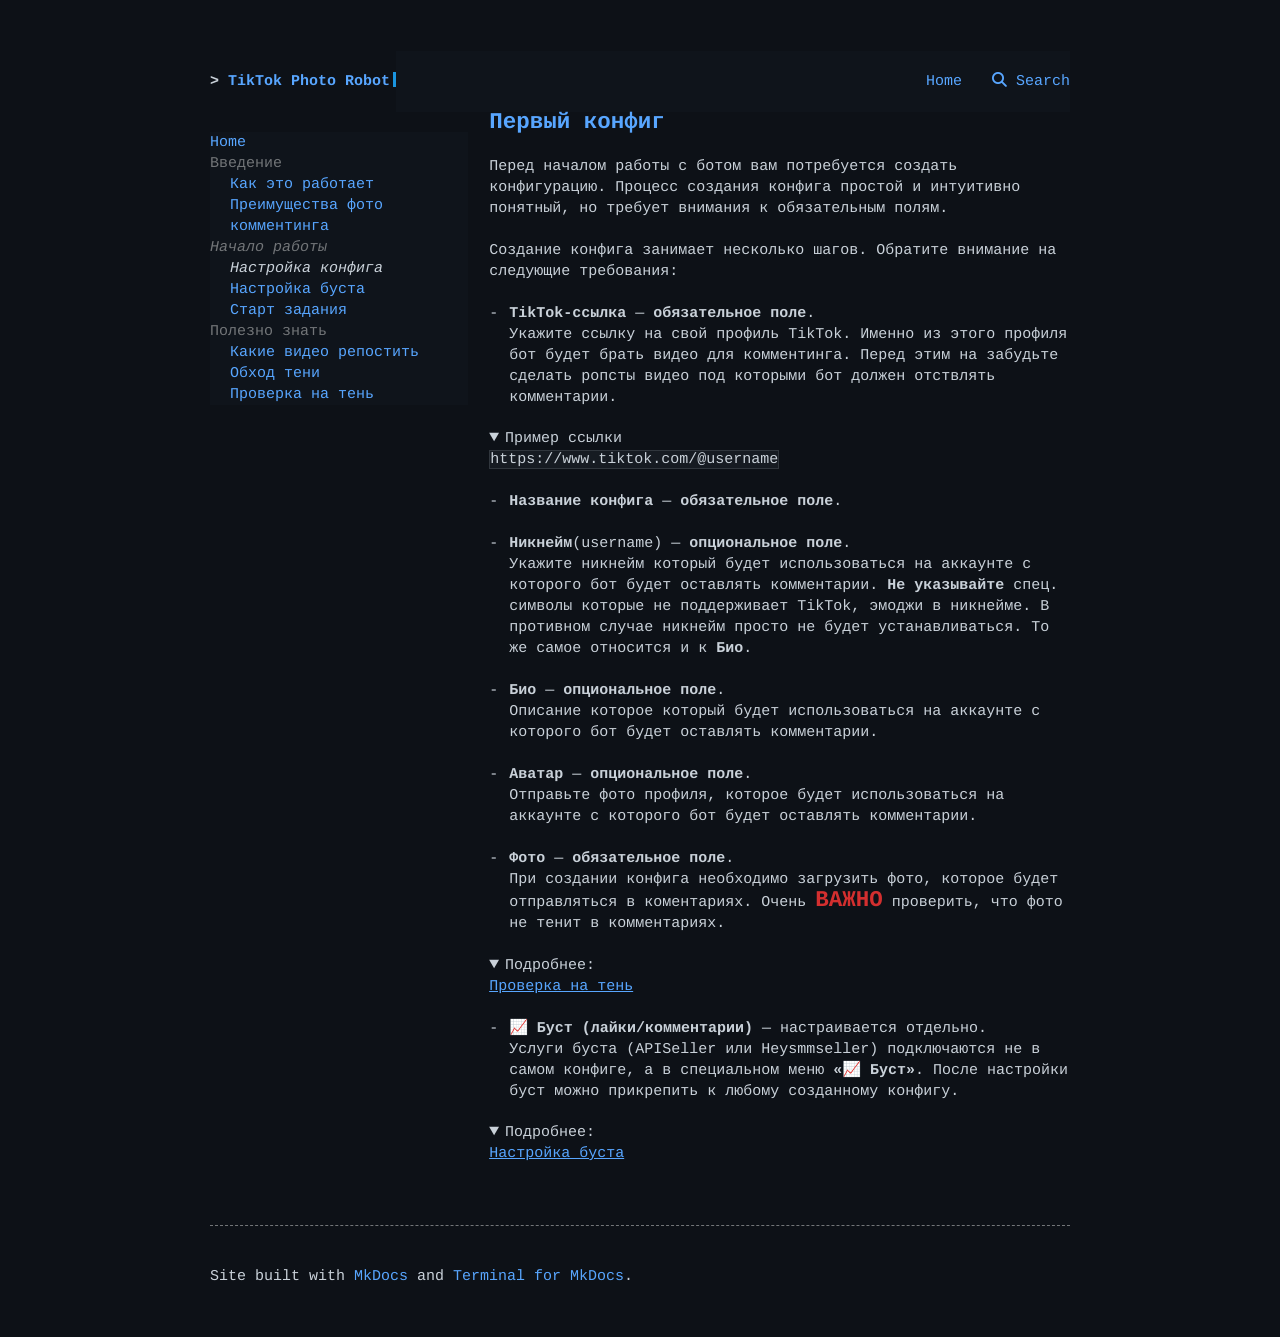
<file: начало работы/Настройка конфига/index.html>
<!DOCTYPE html>
<html lang="en">
<head>
    
    <meta charset="UTF-8">
    <meta name="viewport" content="width=device-width, initial-scale=1.0">
    <meta http-equiv="X-UA-Compatible" content="ie=edge">
    <meta name="generator" content="mkdocs-1.6.1, mkdocs-terminal-4.8.0">
    
    <meta name="description" content="Документация по автоматизации публикации фото в TikTok"> 
     
    <link rel="icon" type="image/png" sizes="192x192" href="../../img/android-chrome-192x192.png" />
<link rel="icon" type="image/png" sizes="512x512" href="../../img/android-chrome-512x512.png" />
<link rel="apple-touch-icon" sizes="180x180" href="../../img/apple-touch-icon.png" />
<link rel="shortcut icon" type="image/png" sizes="48x48" href="../../img/favicon.ico" />
<link rel="icon" type="image/png" sizes="16x16" href="../../img/favicon-16x16.png" />
<link rel="icon" type="image/png" sizes="32x32" href="../../img/favicon-32x32.png" />


    
 
<title>Настройка конфига - TikTok Photo Robot</title>


<link href="../../css/fontawesome/css/fontawesome.min.css" rel="stylesheet">
<link href="../../css/fontawesome/css/solid.min.css" rel="stylesheet">
<link href="../../css/normalize.css" rel="stylesheet">
<link href="../../css/terminal.css" rel="stylesheet">
<link href="../../css/theme.css" rel="stylesheet">
<link href="../../css/theme.tile_grid.css" rel="stylesheet">
<link href="../../css/theme.footer.css" rel="stylesheet">
<!-- default color palette -->
<link href="../../css/palettes/default.css" rel="stylesheet">

<!-- page layout -->
<style>
/* initially set page layout to a one column grid */
.terminal-mkdocs-main-grid {
    display: grid;
    grid-column-gap: 1.4em;
    grid-template-columns: auto;
    grid-template-rows: auto;
}

/*  
*   when side navigation is not hidden, use a two column grid.  
*   if the screen is too narrow, fall back to the initial one column grid layout.
*   in this case the main content will be placed under the navigation panel. 
*/
@media only screen and (min-width: 70em) {
    .terminal-mkdocs-main-grid {
        grid-template-columns: 4fr 9fr;
    }
}</style>



    
    <link href="../../css/terminal-dark.css" rel="stylesheet">  
    
    

    
    <!-- search css support -->
<link href="../../css/search/bootstrap-modal.css" rel="stylesheet">
<!-- search scripts -->
<script>
    var base_url = "../..",
    shortcuts = "{}";
</script>
<script src="../../js/jquery/jquery-1.10.1.min.js" defer></script>
<script src="../../js/bootstrap/bootstrap.min.js" defer></script>
<script src="../../js/mkdocs/base.js" defer></script>
    
    
    
    
    <script src="../../search/main.js"></script>
    

    
</head>

<body class="terminal"><div class="container">
    <div class="terminal-nav">
        <header class="terminal-logo">
            <div id="mkdocs-terminal-site-name" class="logo terminal-prompt"><a href="/" class="no-style">TikTok Photo Robot</a></div>
        </header>
        
        <nav class="terminal-menu">
            
            <ul vocab="https://schema.org/" typeof="BreadcrumbList">
                
                
                <li property="itemListElement" typeof="ListItem">
                    <a href="../.." class="menu-item " property="item" typeof="WebPage">
                        <span property="name">Home</span>
                    </a>
                    <meta property="position" content="0">
                </li>
                
                
                
                
                
                
                
                    
                    


<li property="itemListElement" typeof="ListItem">
    <a href="#" class="menu-item" data-toggle="modal" data-target="#mkdocs_search_modal" property="item" typeof="SearchAction">
        <i aria-hidden="true" class="fa fa-search"></i> <span property="name">Search</span>
    </a>
    <meta property="position" content="1">
</li>
                    
            </ul>
            
        </nav>
    </div>
</div>
        
    <div class="container">
        <div class="terminal-mkdocs-main-grid"><aside id="terminal-mkdocs-side-panel"><nav>
    <ul class="terminal-mkdocs-side-nav-items">
        
          <li class="terminal-mkdocs-side-nav-li">
    
    
    
        
        
            <a class="terminal-mkdocs-side-nav-item" href="../..">Home</a>
        
    
    
    
       </li>
        
          <li class="terminal-mkdocs-side-nav-li">
    
        
        
        
            
    
        
        
            
            
            <span class="
        
    terminal-mkdocs-side-nav-item terminal-mkdocs-side-nav-section-no-index">Введение</span>
        
    
    
        
        
            <ul class="terminal-mkdocs-side-nav-li-ul">
        
            
            
             
                <li class="terminal-mkdocs-side-nav-li-ul-li">
    
        
        
            <a class="terminal-mkdocs-side-nav-item" href="../../%D0%B2%D0%B2%D0%B5%D0%B4%D0%B5%D0%BD%D0%B8%D0%B5/%D0%9A%D0%B0%D0%BA%20%D1%8D%D1%82%D0%BE%20%D1%80%D0%B0%D0%B1%D0%BE%D1%82%D0%B0%D0%B5%D1%82/">Как это работает</a>
        
    
    </li>
            
        
            
            
             
                <li class="terminal-mkdocs-side-nav-li-ul-li">
    
        
        
            <a class="terminal-mkdocs-side-nav-item" href="../../%D0%B2%D0%B2%D0%B5%D0%B4%D0%B5%D0%BD%D0%B8%D0%B5/%D0%BF%D1%80%D0%B5%D0%B8%D0%BC%D1%83%D1%89%D0%B5%D1%81%D1%82%D0%B2%D0%B0%20%D1%84%D0%BE%D1%82%D0%BE-%D0%BA%D0%BE%D0%BC%D0%BC%D0%B5%D0%BD%D1%82%D0%B8%D0%BD%D0%B3%D0%B0/">Преимущества фото комментинга</a>
        
    
    </li>
            
            
    </ul>
        
    
       </li>
        
          <li class="terminal-mkdocs-side-nav-li">
    
        
        
        
            
    
        
        <span class="
        
    terminal-mkdocs-side-nav-item--active terminal-mkdocs-side-nav-section-no-index">Начало работы</span>
    
    
        
        
            <ul class="terminal-mkdocs-side-nav-li-ul">
        
            
            
             
                <li class="terminal-mkdocs-side-nav-li-ul-li">
    
        
        <span class="terminal-mkdocs-side-nav-item--active">Настройка конфига</span>
    
    </li>
            
        
            
            
             
                <li class="terminal-mkdocs-side-nav-li-ul-li">
    
        
        
            <a class="terminal-mkdocs-side-nav-item" href="../%D0%BD%D0%B0%D1%81%D1%82%D1%80%D0%BE%D0%B9%D0%BA%D0%B0%20%D0%B1%D1%83%D1%81%D1%82%D0%B0/">Настройка буста</a>
        
    
    </li>
            
        
            
            
             
                <li class="terminal-mkdocs-side-nav-li-ul-li">
    
        
        
            <a class="terminal-mkdocs-side-nav-item" href="../%D1%81%D1%82%D0%B0%D1%80%D1%82%20%D0%B7%D0%B0%D0%B4%D0%B0%D0%BD%D0%B8%D1%8F/">Старт задания</a>
        
    
    </li>
            
            
    </ul>
        
    
       </li>
        
          <li class="terminal-mkdocs-side-nav-li">
    
        
        
        
            
    
        
        
            
            
            <span class="
        
    terminal-mkdocs-side-nav-item terminal-mkdocs-side-nav-section-no-index">Полезно знать</span>
        
    
    
        
        
            <ul class="terminal-mkdocs-side-nav-li-ul">
        
            
            
             
                <li class="terminal-mkdocs-side-nav-li-ul-li">
    
        
        
            <a class="terminal-mkdocs-side-nav-item" href="../../%D0%BF%D0%BE%D0%BB%D0%B5%D0%B7%D0%BD%D0%BE%20%D0%B7%D0%BD%D0%B0%D1%82%D1%8C/%D0%BA%D0%B0%D0%BA%D0%B8%D0%B5%20%D0%B2%D0%B8%D0%B4%D0%B5%D0%BE%20%D1%80%D0%B5%D0%BF%D0%BE%D1%81%D1%82%D0%B8%D1%82%D1%8C/">Какие видео репостить</a>
        
    
    </li>
            
        
            
            
             
                <li class="terminal-mkdocs-side-nav-li-ul-li">
    
        
        
            <a class="terminal-mkdocs-side-nav-item" href="../../%D0%BF%D0%BE%D0%BB%D0%B5%D0%B7%D0%BD%D0%BE%20%D0%B7%D0%BD%D0%B0%D1%82%D1%8C/%D0%BE%D0%B1%D1%85%D0%BE%D0%B4%20%D1%82%D0%B5%D0%BD%D0%B8/">Обход тени</a>
        
    
    </li>
            
        
            
            
             
                <li class="terminal-mkdocs-side-nav-li-ul-li">
    
        
        
            <a class="terminal-mkdocs-side-nav-item" href="../../%D0%BF%D0%BE%D0%BB%D0%B5%D0%B7%D0%BD%D0%BE%20%D0%B7%D0%BD%D0%B0%D1%82%D1%8C/%D0%BF%D1%80%D0%BE%D0%B2%D0%B5%D1%80%D0%BA%D0%B0%20%D0%BD%D0%B0%20%D1%82%D0%B5%D0%BD%D1%8C/">Проверка на тень</a>
        
    
    </li>
            
            
    </ul>
        
    
       </li>
        
    </ul>
</nav>
</aside>
            <main id="terminal-mkdocs-main-content">
<section id="mkdocs-terminal-content">
    <p><span style="font-size: 1.5em; font-weight: bold; color: #58a6ff;">Первый конфиг</span></p>
<p>Перед началом работы с ботом вам потребуется создать конфигурацию. Процесс создания конфига простой и интуитивно понятный, но требует внимания к обязательным полям.</p>
<p>Создание конфига занимает несколько шагов. Обратите внимание на следующие требования:</p>
<ul>
<li><strong>TikTok-ссылка</strong> — <strong>обязательное поле</strong>.<br />
Укажите ссылку на свой профиль TikTok. Именно из этого профиля бот будет брать видео для комментинга. Перед этим на забудьте сделать ропсты видео под которыми бот должен отствлять комментарии.</li>
</ul>
<details class="note" open="open">
<summary>Пример ссылки</summary>
<p><code>https://www.tiktok.com/@username</code></p>
</details>
<ul>
<li>
<p><strong>Название конфига</strong> — <strong>обязательное поле</strong>.  </p>
</li>
<li>
<p><strong>Никнейм</strong>(username) — <strong>опциональное поле</strong>.<br />
Укажите никнейм который будет использоваться на аккаунте с которого бот будет оставлять комментарии. <strong>Не указывайте</strong> спец. символы которые не поддерживает TikTok, эмоджи в никнейме. В противном случае никнейм просто не будет устанавливаться. То же самое относится и к <strong>Био</strong>.</p>
</li>
<li>
<p><strong>Био</strong> — <strong>опциональное поле</strong>.<br />
Описание которое который будет использоваться на аккаунте с которого бот будет оставлять комментарии.</p>
</li>
<li>
<p><strong>Аватар</strong> — <strong>опциональное поле</strong>.<br />
  Отправьте фото профиля, которое будет использоваться на аккаунте с которого бот будет оставлять комментарии. </p>
</li>
<li>
<p><strong>Фото</strong> — <strong>обязательное поле</strong>.<br />
  При создании конфига необходимо загрузить фото, которое будет отправляться в коментариях. Очень <span style="font-size: 1.5em; font-weight: bold; color: #d32f2f;">ВАЖНО</span> проверить, что фото не тенит в комментариях.</p>
</li>
</ul>
<details class="note" open="open">
<summary>Подробнее:</summary>
<p><a href="https://tiktok-photo-bot.github.io/docs/%D0%BF%D0%BE%D0%BB%D0%B5%D0%B7%D0%BD%D0%BE%20%D0%B7%D0%BD%D0%B0%D1%82%D1%8C/%D0%BF%D1%80%D0%BE%D0%B2%D0%B5%D1%80%D0%BA%D0%B0%20%D0%BD%D0%B0%20%D1%82%D0%B5%D0%BD%D1%8C/">Проверка на тень</a></p>
</details>
<ul>
<li><strong>📈 Буст (лайки/комментарии)</strong> — настраивается отдельно.<br />
  Услуги буста (APISeller или Heysmmseller) подключаются не в самом конфиге, а в специальном меню <strong>«📈 Буст»</strong>. После настройки буст можно прикрепить к любому созданному конфигу.</li>
</ul>
<details class="note" open="open">
<summary>Подробнее:</summary>
<p><a href="https://tiktok-photo-bot.github.io/docs/начало%20работы/настройка%20буста/">Настройка буста</a></p>
</details>
</section>

            </main>
        </div>
        <hr><footer>
    <div class="terminal-mkdocs-footer-grid">
        <div id="terminal-mkdocs-footer-copyright-info">
             Site built with <a href="http://www.mkdocs.org">MkDocs</a> and <a href="https://github.com/ntno/mkdocs-terminal">Terminal for MkDocs</a>.
        </div>
    </div>
</footer>
    </div>

    
    <div class="modal" id="mkdocs_search_modal" tabindex="-1" role="alertdialog" aria-modal="true" aria-labelledby="searchModalLabel">
    <div class="modal-dialog modal-lg" role="search">
        <div class="modal-content">
            <div class="modal-header">
                <h5 class="modal-title" id="searchModalLabel">Search</h5>
                <button type="button" class="close btn btn-default btn-ghost" data-dismiss="modal" aria-label="Close">x</button>
            </div>
            <div class="modal-body">
                <p id="searchInputLabel">Type to start searching</p>
                <form>
                    <div class="form-group">
                        <input type="search" class="form-control" aria-labelledby="searchInputLabel" placeholder="" id="mkdocs-search-query" title="Please enter search terms here">
                    </div>
                </form>
                <div id="mkdocs-search-results" data-no-results-text="No document matches found"></div>
            </div>
            <div class="modal-footer">
            </div>
        </div>
    </div>
</div>
    
    
</body>

</html>
</file>
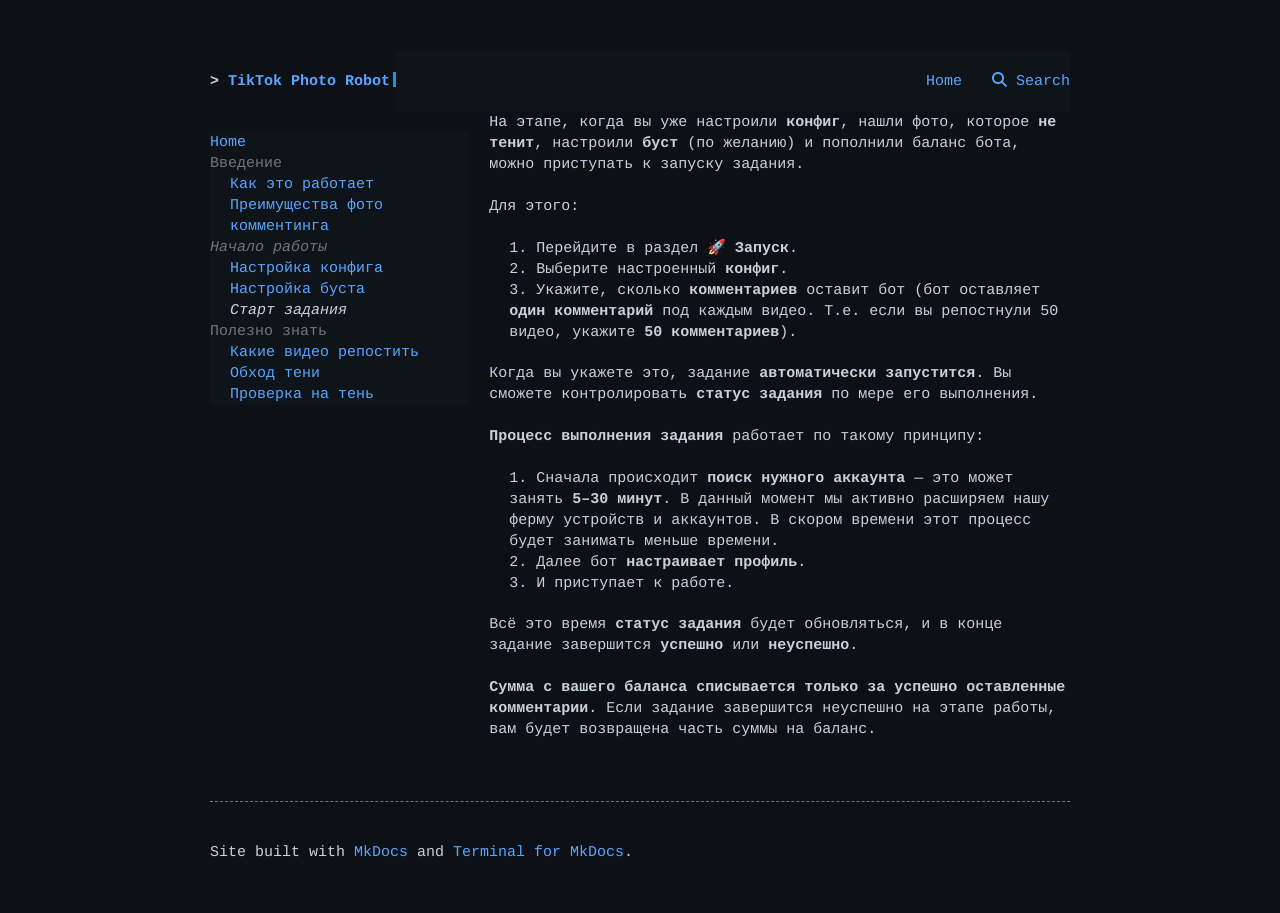
<file: начало работы/старт задания/index.html>
<!DOCTYPE html>
<html lang="en">
<head>
    
    <meta charset="UTF-8">
    <meta name="viewport" content="width=device-width, initial-scale=1.0">
    <meta http-equiv="X-UA-Compatible" content="ie=edge">
    <meta name="generator" content="mkdocs-1.6.1, mkdocs-terminal-4.8.0">
    
    <meta name="description" content="Документация по автоматизации публикации фото в TikTok"> 
     
    <link rel="icon" type="image/png" sizes="192x192" href="../../img/android-chrome-192x192.png" />
<link rel="icon" type="image/png" sizes="512x512" href="../../img/android-chrome-512x512.png" />
<link rel="apple-touch-icon" sizes="180x180" href="../../img/apple-touch-icon.png" />
<link rel="shortcut icon" type="image/png" sizes="48x48" href="../../img/favicon.ico" />
<link rel="icon" type="image/png" sizes="16x16" href="../../img/favicon-16x16.png" />
<link rel="icon" type="image/png" sizes="32x32" href="../../img/favicon-32x32.png" />


    
 
<title>Старт задания - TikTok Photo Robot</title>


<link href="../../css/fontawesome/css/fontawesome.min.css" rel="stylesheet">
<link href="../../css/fontawesome/css/solid.min.css" rel="stylesheet">
<link href="../../css/normalize.css" rel="stylesheet">
<link href="../../css/terminal.css" rel="stylesheet">
<link href="../../css/theme.css" rel="stylesheet">
<link href="../../css/theme.tile_grid.css" rel="stylesheet">
<link href="../../css/theme.footer.css" rel="stylesheet">
<!-- default color palette -->
<link href="../../css/palettes/default.css" rel="stylesheet">

<!-- page layout -->
<style>
/* initially set page layout to a one column grid */
.terminal-mkdocs-main-grid {
    display: grid;
    grid-column-gap: 1.4em;
    grid-template-columns: auto;
    grid-template-rows: auto;
}

/*  
*   when side navigation is not hidden, use a two column grid.  
*   if the screen is too narrow, fall back to the initial one column grid layout.
*   in this case the main content will be placed under the navigation panel. 
*/
@media only screen and (min-width: 70em) {
    .terminal-mkdocs-main-grid {
        grid-template-columns: 4fr 9fr;
    }
}</style>



    
    <link href="../../css/terminal-dark.css" rel="stylesheet">  
    
    

    
    <!-- search css support -->
<link href="../../css/search/bootstrap-modal.css" rel="stylesheet">
<!-- search scripts -->
<script>
    var base_url = "../..",
    shortcuts = "{}";
</script>
<script src="../../js/jquery/jquery-1.10.1.min.js" defer></script>
<script src="../../js/bootstrap/bootstrap.min.js" defer></script>
<script src="../../js/mkdocs/base.js" defer></script>
    
    
    
    
    <script src="../../search/main.js"></script>
    

    
</head>

<body class="terminal"><div class="container">
    <div class="terminal-nav">
        <header class="terminal-logo">
            <div id="mkdocs-terminal-site-name" class="logo terminal-prompt"><a href="/" class="no-style">TikTok Photo Robot</a></div>
        </header>
        
        <nav class="terminal-menu">
            
            <ul vocab="https://schema.org/" typeof="BreadcrumbList">
                
                
                <li property="itemListElement" typeof="ListItem">
                    <a href="../.." class="menu-item " property="item" typeof="WebPage">
                        <span property="name">Home</span>
                    </a>
                    <meta property="position" content="0">
                </li>
                
                
                
                
                
                
                
                    
                    


<li property="itemListElement" typeof="ListItem">
    <a href="#" class="menu-item" data-toggle="modal" data-target="#mkdocs_search_modal" property="item" typeof="SearchAction">
        <i aria-hidden="true" class="fa fa-search"></i> <span property="name">Search</span>
    </a>
    <meta property="position" content="1">
</li>
                    
            </ul>
            
        </nav>
    </div>
</div>
        
    <div class="container">
        <div class="terminal-mkdocs-main-grid"><aside id="terminal-mkdocs-side-panel"><nav>
    <ul class="terminal-mkdocs-side-nav-items">
        
          <li class="terminal-mkdocs-side-nav-li">
    
    
    
        
        
            <a class="terminal-mkdocs-side-nav-item" href="../..">Home</a>
        
    
    
    
       </li>
        
          <li class="terminal-mkdocs-side-nav-li">
    
        
        
        
            
    
        
        
            
            
            <span class="
        
    terminal-mkdocs-side-nav-item terminal-mkdocs-side-nav-section-no-index">Введение</span>
        
    
    
        
        
            <ul class="terminal-mkdocs-side-nav-li-ul">
        
            
            
             
                <li class="terminal-mkdocs-side-nav-li-ul-li">
    
        
        
            <a class="terminal-mkdocs-side-nav-item" href="../../%D0%B2%D0%B2%D0%B5%D0%B4%D0%B5%D0%BD%D0%B8%D0%B5/%D0%9A%D0%B0%D0%BA%20%D1%8D%D1%82%D0%BE%20%D1%80%D0%B0%D0%B1%D0%BE%D1%82%D0%B0%D0%B5%D1%82/">Как это работает</a>
        
    
    </li>
            
        
            
            
             
                <li class="terminal-mkdocs-side-nav-li-ul-li">
    
        
        
            <a class="terminal-mkdocs-side-nav-item" href="../../%D0%B2%D0%B2%D0%B5%D0%B4%D0%B5%D0%BD%D0%B8%D0%B5/%D0%BF%D1%80%D0%B5%D0%B8%D0%BC%D1%83%D1%89%D0%B5%D1%81%D1%82%D0%B2%D0%B0%20%D1%84%D0%BE%D1%82%D0%BE-%D0%BA%D0%BE%D0%BC%D0%BC%D0%B5%D0%BD%D1%82%D0%B8%D0%BD%D0%B3%D0%B0/">Преимущества фото комментинга</a>
        
    
    </li>
            
            
    </ul>
        
    
       </li>
        
          <li class="terminal-mkdocs-side-nav-li">
    
        
        
        
            
    
        
        <span class="
        
    terminal-mkdocs-side-nav-item--active terminal-mkdocs-side-nav-section-no-index">Начало работы</span>
    
    
        
        
            <ul class="terminal-mkdocs-side-nav-li-ul">
        
            
            
             
                <li class="terminal-mkdocs-side-nav-li-ul-li">
    
        
        
            <a class="terminal-mkdocs-side-nav-item" href="../%D0%9D%D0%B0%D1%81%D1%82%D1%80%D0%BE%D0%B9%D0%BA%D0%B0%20%D0%BA%D0%BE%D0%BD%D1%84%D0%B8%D0%B3%D0%B0/">Настройка конфига</a>
        
    
    </li>
            
        
            
            
             
                <li class="terminal-mkdocs-side-nav-li-ul-li">
    
        
        
            <a class="terminal-mkdocs-side-nav-item" href="../%D0%BD%D0%B0%D1%81%D1%82%D1%80%D0%BE%D0%B9%D0%BA%D0%B0%20%D0%B1%D1%83%D1%81%D1%82%D0%B0/">Настройка буста</a>
        
    
    </li>
            
        
            
            
             
                <li class="terminal-mkdocs-side-nav-li-ul-li">
    
        
        <span class="terminal-mkdocs-side-nav-item--active">Старт задания</span>
    
    </li>
            
            
    </ul>
        
    
       </li>
        
          <li class="terminal-mkdocs-side-nav-li">
    
        
        
        
            
    
        
        
            
            
            <span class="
        
    terminal-mkdocs-side-nav-item terminal-mkdocs-side-nav-section-no-index">Полезно знать</span>
        
    
    
        
        
            <ul class="terminal-mkdocs-side-nav-li-ul">
        
            
            
             
                <li class="terminal-mkdocs-side-nav-li-ul-li">
    
        
        
            <a class="terminal-mkdocs-side-nav-item" href="../../%D0%BF%D0%BE%D0%BB%D0%B5%D0%B7%D0%BD%D0%BE%20%D0%B7%D0%BD%D0%B0%D1%82%D1%8C/%D0%BA%D0%B0%D0%BA%D0%B8%D0%B5%20%D0%B2%D0%B8%D0%B4%D0%B5%D0%BE%20%D1%80%D0%B5%D0%BF%D0%BE%D1%81%D1%82%D0%B8%D1%82%D1%8C/">Какие видео репостить</a>
        
    
    </li>
            
        
            
            
             
                <li class="terminal-mkdocs-side-nav-li-ul-li">
    
        
        
            <a class="terminal-mkdocs-side-nav-item" href="../../%D0%BF%D0%BE%D0%BB%D0%B5%D0%B7%D0%BD%D0%BE%20%D0%B7%D0%BD%D0%B0%D1%82%D1%8C/%D0%BE%D0%B1%D1%85%D0%BE%D0%B4%20%D1%82%D0%B5%D0%BD%D0%B8/">Обход тени</a>
        
    
    </li>
            
        
            
            
             
                <li class="terminal-mkdocs-side-nav-li-ul-li">
    
        
        
            <a class="terminal-mkdocs-side-nav-item" href="../../%D0%BF%D0%BE%D0%BB%D0%B5%D0%B7%D0%BD%D0%BE%20%D0%B7%D0%BD%D0%B0%D1%82%D1%8C/%D0%BF%D1%80%D0%BE%D0%B2%D0%B5%D1%80%D0%BA%D0%B0%20%D0%BD%D0%B0%20%D1%82%D0%B5%D0%BD%D1%8C/">Проверка на тень</a>
        
    
    </li>
            
            
    </ul>
        
    
       </li>
        
    </ul>
</nav>
</aside>
            <main id="terminal-mkdocs-main-content">
<section id="mkdocs-terminal-content">
    <p>На этапе, когда вы уже настроили <strong>конфиг</strong>, нашли фото, которое <strong>не тенит</strong>, настроили <strong>буст</strong> (по желанию) и пополнили баланс бота, можно приступать к запуску задания.</p>
<p>Для этого:</p>
<ol>
<li>Перейдите в раздел <strong>🚀 Запуск</strong>.</li>
<li>Выберите настроенный <strong>конфиг</strong>.</li>
<li>Укажите, сколько <strong>комментариев</strong> оставит бот (бот оставляет <strong>один комментарий</strong> под каждым видео. Т.е. если вы репостнули 50 видео, укажите <strong>50 комментариев</strong>).</li>
</ol>
<p>Когда вы укажете это, задание <strong>автоматически запустится</strong>. Вы сможете контролировать <strong>статус задания</strong> по мере его выполнения.</p>
<p><strong>Процесс выполнения задания</strong> работает по такому принципу:</p>
<ol>
<li>Сначала происходит <strong>поиск нужного аккаунта</strong> — это может занять <strong>5–30 минут</strong>. В данный момент мы активно расширяем нашу ферму устройств и аккаунтов. В скором времени этот процесс будет занимать меньше времени.</li>
<li>Далее бот <strong>настраивает профиль</strong>.</li>
<li>И приступает к работе.</li>
</ol>
<p>Всё это время <strong>статус задания</strong> будет обновляться, и в конце задание завершится <strong>успешно</strong> или <strong>неуспешно</strong>.</p>
<p><strong>Сумма с вашего баланса списывается только за успешно оставленные комментарии</strong>. Если задание завершится неуспешно на этапе работы, вам будет возвращена часть суммы на баланс.</p>
</section>

            </main>
        </div>
        <hr><footer>
    <div class="terminal-mkdocs-footer-grid">
        <div id="terminal-mkdocs-footer-copyright-info">
             Site built with <a href="http://www.mkdocs.org">MkDocs</a> and <a href="https://github.com/ntno/mkdocs-terminal">Terminal for MkDocs</a>.
        </div>
    </div>
</footer>
    </div>

    
    <div class="modal" id="mkdocs_search_modal" tabindex="-1" role="alertdialog" aria-modal="true" aria-labelledby="searchModalLabel">
    <div class="modal-dialog modal-lg" role="search">
        <div class="modal-content">
            <div class="modal-header">
                <h5 class="modal-title" id="searchModalLabel">Search</h5>
                <button type="button" class="close btn btn-default btn-ghost" data-dismiss="modal" aria-label="Close">x</button>
            </div>
            <div class="modal-body">
                <p id="searchInputLabel">Type to start searching</p>
                <form>
                    <div class="form-group">
                        <input type="search" class="form-control" aria-labelledby="searchInputLabel" placeholder="" id="mkdocs-search-query" title="Please enter search terms here">
                    </div>
                </form>
                <div id="mkdocs-search-results" data-no-results-text="No document matches found"></div>
            </div>
            <div class="modal-footer">
            </div>
        </div>
    </div>
</div>
    
    
</body>

</html>
</file>
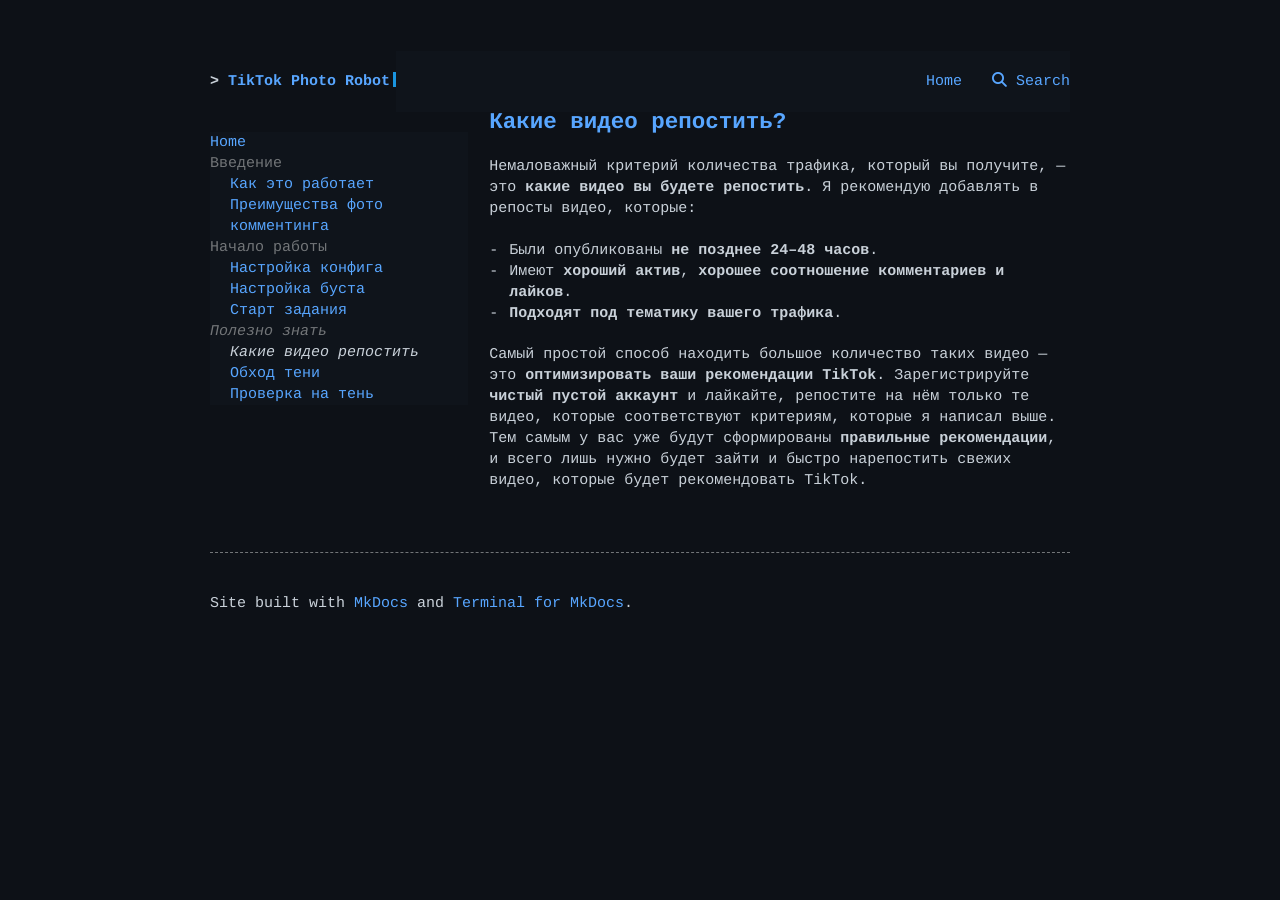
<file: полезно знать/какие видео репостить/index.html>
<!DOCTYPE html>
<html lang="en">
<head>
    
    <meta charset="UTF-8">
    <meta name="viewport" content="width=device-width, initial-scale=1.0">
    <meta http-equiv="X-UA-Compatible" content="ie=edge">
    <meta name="generator" content="mkdocs-1.6.1, mkdocs-terminal-4.8.0">
    
    <meta name="description" content="Документация по автоматизации публикации фото в TikTok"> 
     
    <link rel="icon" type="image/png" sizes="192x192" href="../../img/android-chrome-192x192.png" />
<link rel="icon" type="image/png" sizes="512x512" href="../../img/android-chrome-512x512.png" />
<link rel="apple-touch-icon" sizes="180x180" href="../../img/apple-touch-icon.png" />
<link rel="shortcut icon" type="image/png" sizes="48x48" href="../../img/favicon.ico" />
<link rel="icon" type="image/png" sizes="16x16" href="../../img/favicon-16x16.png" />
<link rel="icon" type="image/png" sizes="32x32" href="../../img/favicon-32x32.png" />


    
 
<title>Какие видео репостить - TikTok Photo Robot</title>


<link href="../../css/fontawesome/css/fontawesome.min.css" rel="stylesheet">
<link href="../../css/fontawesome/css/solid.min.css" rel="stylesheet">
<link href="../../css/normalize.css" rel="stylesheet">
<link href="../../css/terminal.css" rel="stylesheet">
<link href="../../css/theme.css" rel="stylesheet">
<link href="../../css/theme.tile_grid.css" rel="stylesheet">
<link href="../../css/theme.footer.css" rel="stylesheet">
<!-- default color palette -->
<link href="../../css/palettes/default.css" rel="stylesheet">

<!-- page layout -->
<style>
/* initially set page layout to a one column grid */
.terminal-mkdocs-main-grid {
    display: grid;
    grid-column-gap: 1.4em;
    grid-template-columns: auto;
    grid-template-rows: auto;
}

/*  
*   when side navigation is not hidden, use a two column grid.  
*   if the screen is too narrow, fall back to the initial one column grid layout.
*   in this case the main content will be placed under the navigation panel. 
*/
@media only screen and (min-width: 70em) {
    .terminal-mkdocs-main-grid {
        grid-template-columns: 4fr 9fr;
    }
}</style>



    
    <link href="../../css/terminal-dark.css" rel="stylesheet">  
    
    

    
    <!-- search css support -->
<link href="../../css/search/bootstrap-modal.css" rel="stylesheet">
<!-- search scripts -->
<script>
    var base_url = "../..",
    shortcuts = "{}";
</script>
<script src="../../js/jquery/jquery-1.10.1.min.js" defer></script>
<script src="../../js/bootstrap/bootstrap.min.js" defer></script>
<script src="../../js/mkdocs/base.js" defer></script>
    
    
    
    
    <script src="../../search/main.js"></script>
    

    
</head>

<body class="terminal"><div class="container">
    <div class="terminal-nav">
        <header class="terminal-logo">
            <div id="mkdocs-terminal-site-name" class="logo terminal-prompt"><a href="/" class="no-style">TikTok Photo Robot</a></div>
        </header>
        
        <nav class="terminal-menu">
            
            <ul vocab="https://schema.org/" typeof="BreadcrumbList">
                
                
                <li property="itemListElement" typeof="ListItem">
                    <a href="../.." class="menu-item " property="item" typeof="WebPage">
                        <span property="name">Home</span>
                    </a>
                    <meta property="position" content="0">
                </li>
                
                
                
                
                
                
                
                    
                    


<li property="itemListElement" typeof="ListItem">
    <a href="#" class="menu-item" data-toggle="modal" data-target="#mkdocs_search_modal" property="item" typeof="SearchAction">
        <i aria-hidden="true" class="fa fa-search"></i> <span property="name">Search</span>
    </a>
    <meta property="position" content="1">
</li>
                    
            </ul>
            
        </nav>
    </div>
</div>
        
    <div class="container">
        <div class="terminal-mkdocs-main-grid"><aside id="terminal-mkdocs-side-panel"><nav>
    <ul class="terminal-mkdocs-side-nav-items">
        
          <li class="terminal-mkdocs-side-nav-li">
    
    
    
        
        
            <a class="terminal-mkdocs-side-nav-item" href="../..">Home</a>
        
    
    
    
       </li>
        
          <li class="terminal-mkdocs-side-nav-li">
    
        
        
        
            
    
        
        
            
            
            <span class="
        
    terminal-mkdocs-side-nav-item terminal-mkdocs-side-nav-section-no-index">Введение</span>
        
    
    
        
        
            <ul class="terminal-mkdocs-side-nav-li-ul">
        
            
            
             
                <li class="terminal-mkdocs-side-nav-li-ul-li">
    
        
        
            <a class="terminal-mkdocs-side-nav-item" href="../../%D0%B2%D0%B2%D0%B5%D0%B4%D0%B5%D0%BD%D0%B8%D0%B5/%D0%9A%D0%B0%D0%BA%20%D1%8D%D1%82%D0%BE%20%D1%80%D0%B0%D0%B1%D0%BE%D1%82%D0%B0%D0%B5%D1%82/">Как это работает</a>
        
    
    </li>
            
        
            
            
             
                <li class="terminal-mkdocs-side-nav-li-ul-li">
    
        
        
            <a class="terminal-mkdocs-side-nav-item" href="../../%D0%B2%D0%B2%D0%B5%D0%B4%D0%B5%D0%BD%D0%B8%D0%B5/%D0%BF%D1%80%D0%B5%D0%B8%D0%BC%D1%83%D1%89%D0%B5%D1%81%D1%82%D0%B2%D0%B0%20%D1%84%D0%BE%D1%82%D0%BE-%D0%BA%D0%BE%D0%BC%D0%BC%D0%B5%D0%BD%D1%82%D0%B8%D0%BD%D0%B3%D0%B0/">Преимущества фото комментинга</a>
        
    
    </li>
            
            
    </ul>
        
    
       </li>
        
          <li class="terminal-mkdocs-side-nav-li">
    
        
        
        
            
    
        
        
            
            
            <span class="
        
    terminal-mkdocs-side-nav-item terminal-mkdocs-side-nav-section-no-index">Начало работы</span>
        
    
    
        
        
            <ul class="terminal-mkdocs-side-nav-li-ul">
        
            
            
             
                <li class="terminal-mkdocs-side-nav-li-ul-li">
    
        
        
            <a class="terminal-mkdocs-side-nav-item" href="../../%D0%BD%D0%B0%D1%87%D0%B0%D0%BB%D0%BE%20%D1%80%D0%B0%D0%B1%D0%BE%D1%82%D1%8B/%D0%9D%D0%B0%D1%81%D1%82%D1%80%D0%BE%D0%B9%D0%BA%D0%B0%20%D0%BA%D0%BE%D0%BD%D1%84%D0%B8%D0%B3%D0%B0/">Настройка конфига</a>
        
    
    </li>
            
        
            
            
             
                <li class="terminal-mkdocs-side-nav-li-ul-li">
    
        
        
            <a class="terminal-mkdocs-side-nav-item" href="../../%D0%BD%D0%B0%D1%87%D0%B0%D0%BB%D0%BE%20%D1%80%D0%B0%D0%B1%D0%BE%D1%82%D1%8B/%D0%BD%D0%B0%D1%81%D1%82%D1%80%D0%BE%D0%B9%D0%BA%D0%B0%20%D0%B1%D1%83%D1%81%D1%82%D0%B0/">Настройка буста</a>
        
    
    </li>
            
        
            
            
             
                <li class="terminal-mkdocs-side-nav-li-ul-li">
    
        
        
            <a class="terminal-mkdocs-side-nav-item" href="../../%D0%BD%D0%B0%D1%87%D0%B0%D0%BB%D0%BE%20%D1%80%D0%B0%D0%B1%D0%BE%D1%82%D1%8B/%D1%81%D1%82%D0%B0%D1%80%D1%82%20%D0%B7%D0%B0%D0%B4%D0%B0%D0%BD%D0%B8%D1%8F/">Старт задания</a>
        
    
    </li>
            
            
    </ul>
        
    
       </li>
        
          <li class="terminal-mkdocs-side-nav-li">
    
        
        
        
            
    
        
        <span class="
        
    terminal-mkdocs-side-nav-item--active terminal-mkdocs-side-nav-section-no-index">Полезно знать</span>
    
    
        
        
            <ul class="terminal-mkdocs-side-nav-li-ul">
        
            
            
             
                <li class="terminal-mkdocs-side-nav-li-ul-li">
    
        
        <span class="terminal-mkdocs-side-nav-item--active">Какие видео репостить</span>
    
    </li>
            
        
            
            
             
                <li class="terminal-mkdocs-side-nav-li-ul-li">
    
        
        
            <a class="terminal-mkdocs-side-nav-item" href="../%D0%BE%D0%B1%D1%85%D0%BE%D0%B4%20%D1%82%D0%B5%D0%BD%D0%B8/">Обход тени</a>
        
    
    </li>
            
        
            
            
             
                <li class="terminal-mkdocs-side-nav-li-ul-li">
    
        
        
            <a class="terminal-mkdocs-side-nav-item" href="../%D0%BF%D1%80%D0%BE%D0%B2%D0%B5%D1%80%D0%BA%D0%B0%20%D0%BD%D0%B0%20%D1%82%D0%B5%D0%BD%D1%8C/">Проверка на тень</a>
        
    
    </li>
            
            
    </ul>
        
    
       </li>
        
    </ul>
</nav>
</aside>
            <main id="terminal-mkdocs-main-content">
<section id="mkdocs-terminal-content">
    <p><span style="font-size: 1.5em; font-weight: bold; color: #58a6ff;">Какие видео репостить?</span></p>
<p>Немаловажный критерий количества трафика, который вы получите, — это <strong>какие видео вы будете репостить</strong>. Я рекомендую добавлять в репосты видео, которые:</p>
<ul>
<li>Были опубликованы <strong>не позднее 24–48 часов</strong>.</li>
<li>Имеют <strong>хороший актив</strong>, <strong>хорошее соотношение комментариев и лайков</strong>.</li>
<li><strong>Подходят под тематику вашего трафика</strong>.</li>
</ul>
<p>Самый простой способ находить большое количество таких видео — это <strong>оптимизировать ваши рекомендации TikTok</strong>. Зарегистрируйте <strong>чистый пустой аккаунт</strong> и лайкайте, репостите на нём только те видео, которые соответствуют критериям, которые я написал выше. Тем самым у вас уже будут сформированы <strong>правильные рекомендации</strong>, и всего лишь нужно будет зайти и быстро нарепостить свежих видео, которые будет рекомендовать TikTok.</p>
</section>

            </main>
        </div>
        <hr><footer>
    <div class="terminal-mkdocs-footer-grid">
        <div id="terminal-mkdocs-footer-copyright-info">
             Site built with <a href="http://www.mkdocs.org">MkDocs</a> and <a href="https://github.com/ntno/mkdocs-terminal">Terminal for MkDocs</a>.
        </div>
    </div>
</footer>
    </div>

    
    <div class="modal" id="mkdocs_search_modal" tabindex="-1" role="alertdialog" aria-modal="true" aria-labelledby="searchModalLabel">
    <div class="modal-dialog modal-lg" role="search">
        <div class="modal-content">
            <div class="modal-header">
                <h5 class="modal-title" id="searchModalLabel">Search</h5>
                <button type="button" class="close btn btn-default btn-ghost" data-dismiss="modal" aria-label="Close">x</button>
            </div>
            <div class="modal-body">
                <p id="searchInputLabel">Type to start searching</p>
                <form>
                    <div class="form-group">
                        <input type="search" class="form-control" aria-labelledby="searchInputLabel" placeholder="" id="mkdocs-search-query" title="Please enter search terms here">
                    </div>
                </form>
                <div id="mkdocs-search-results" data-no-results-text="No document matches found"></div>
            </div>
            <div class="modal-footer">
            </div>
        </div>
    </div>
</div>
    
    
</body>

</html>
</file>
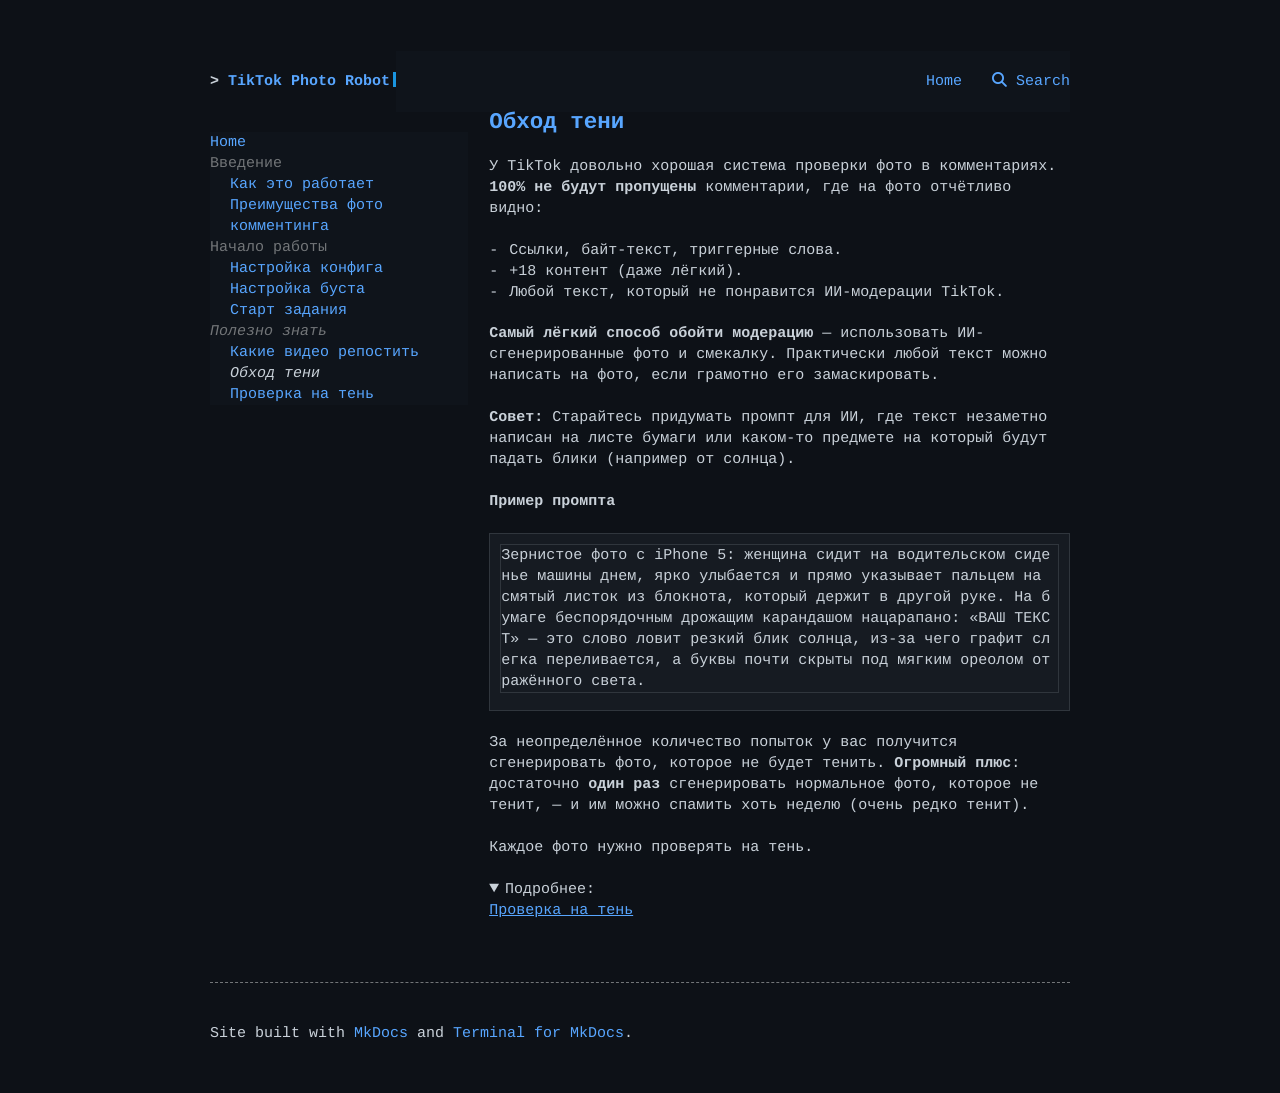
<file: полезно знать/обход тени/index.html>
<!DOCTYPE html>
<html lang="en">
<head>
    
    <meta charset="UTF-8">
    <meta name="viewport" content="width=device-width, initial-scale=1.0">
    <meta http-equiv="X-UA-Compatible" content="ie=edge">
    <meta name="generator" content="mkdocs-1.6.1, mkdocs-terminal-4.8.0">
    
    <meta name="description" content="Документация по автоматизации публикации фото в TikTok"> 
     
    <link rel="icon" type="image/png" sizes="192x192" href="../../img/android-chrome-192x192.png" />
<link rel="icon" type="image/png" sizes="512x512" href="../../img/android-chrome-512x512.png" />
<link rel="apple-touch-icon" sizes="180x180" href="../../img/apple-touch-icon.png" />
<link rel="shortcut icon" type="image/png" sizes="48x48" href="../../img/favicon.ico" />
<link rel="icon" type="image/png" sizes="16x16" href="../../img/favicon-16x16.png" />
<link rel="icon" type="image/png" sizes="32x32" href="../../img/favicon-32x32.png" />


    
 
<title>Обход тени - TikTok Photo Robot</title>


<link href="../../css/fontawesome/css/fontawesome.min.css" rel="stylesheet">
<link href="../../css/fontawesome/css/solid.min.css" rel="stylesheet">
<link href="../../css/normalize.css" rel="stylesheet">
<link href="../../css/terminal.css" rel="stylesheet">
<link href="../../css/theme.css" rel="stylesheet">
<link href="../../css/theme.tile_grid.css" rel="stylesheet">
<link href="../../css/theme.footer.css" rel="stylesheet">
<!-- default color palette -->
<link href="../../css/palettes/default.css" rel="stylesheet">

<!-- page layout -->
<style>
/* initially set page layout to a one column grid */
.terminal-mkdocs-main-grid {
    display: grid;
    grid-column-gap: 1.4em;
    grid-template-columns: auto;
    grid-template-rows: auto;
}

/*  
*   when side navigation is not hidden, use a two column grid.  
*   if the screen is too narrow, fall back to the initial one column grid layout.
*   in this case the main content will be placed under the navigation panel. 
*/
@media only screen and (min-width: 70em) {
    .terminal-mkdocs-main-grid {
        grid-template-columns: 4fr 9fr;
    }
}</style>



    
    <link href="../../css/terminal-dark.css" rel="stylesheet">  
    
    

    
    <!-- search css support -->
<link href="../../css/search/bootstrap-modal.css" rel="stylesheet">
<!-- search scripts -->
<script>
    var base_url = "../..",
    shortcuts = "{}";
</script>
<script src="../../js/jquery/jquery-1.10.1.min.js" defer></script>
<script src="../../js/bootstrap/bootstrap.min.js" defer></script>
<script src="../../js/mkdocs/base.js" defer></script>
    
    
    
    
    <script src="../../search/main.js"></script>
    

    
</head>

<body class="terminal"><div class="container">
    <div class="terminal-nav">
        <header class="terminal-logo">
            <div id="mkdocs-terminal-site-name" class="logo terminal-prompt"><a href="/" class="no-style">TikTok Photo Robot</a></div>
        </header>
        
        <nav class="terminal-menu">
            
            <ul vocab="https://schema.org/" typeof="BreadcrumbList">
                
                
                <li property="itemListElement" typeof="ListItem">
                    <a href="../.." class="menu-item " property="item" typeof="WebPage">
                        <span property="name">Home</span>
                    </a>
                    <meta property="position" content="0">
                </li>
                
                
                
                
                
                
                
                    
                    


<li property="itemListElement" typeof="ListItem">
    <a href="#" class="menu-item" data-toggle="modal" data-target="#mkdocs_search_modal" property="item" typeof="SearchAction">
        <i aria-hidden="true" class="fa fa-search"></i> <span property="name">Search</span>
    </a>
    <meta property="position" content="1">
</li>
                    
            </ul>
            
        </nav>
    </div>
</div>
        
    <div class="container">
        <div class="terminal-mkdocs-main-grid"><aside id="terminal-mkdocs-side-panel"><nav>
    <ul class="terminal-mkdocs-side-nav-items">
        
          <li class="terminal-mkdocs-side-nav-li">
    
    
    
        
        
            <a class="terminal-mkdocs-side-nav-item" href="../..">Home</a>
        
    
    
    
       </li>
        
          <li class="terminal-mkdocs-side-nav-li">
    
        
        
        
            
    
        
        
            
            
            <span class="
        
    terminal-mkdocs-side-nav-item terminal-mkdocs-side-nav-section-no-index">Введение</span>
        
    
    
        
        
            <ul class="terminal-mkdocs-side-nav-li-ul">
        
            
            
             
                <li class="terminal-mkdocs-side-nav-li-ul-li">
    
        
        
            <a class="terminal-mkdocs-side-nav-item" href="../../%D0%B2%D0%B2%D0%B5%D0%B4%D0%B5%D0%BD%D0%B8%D0%B5/%D0%9A%D0%B0%D0%BA%20%D1%8D%D1%82%D0%BE%20%D1%80%D0%B0%D0%B1%D0%BE%D1%82%D0%B0%D0%B5%D1%82/">Как это работает</a>
        
    
    </li>
            
        
            
            
             
                <li class="terminal-mkdocs-side-nav-li-ul-li">
    
        
        
            <a class="terminal-mkdocs-side-nav-item" href="../../%D0%B2%D0%B2%D0%B5%D0%B4%D0%B5%D0%BD%D0%B8%D0%B5/%D0%BF%D1%80%D0%B5%D0%B8%D0%BC%D1%83%D1%89%D0%B5%D1%81%D1%82%D0%B2%D0%B0%20%D1%84%D0%BE%D1%82%D0%BE-%D0%BA%D0%BE%D0%BC%D0%BC%D0%B5%D0%BD%D1%82%D0%B8%D0%BD%D0%B3%D0%B0/">Преимущества фото комментинга</a>
        
    
    </li>
            
            
    </ul>
        
    
       </li>
        
          <li class="terminal-mkdocs-side-nav-li">
    
        
        
        
            
    
        
        
            
            
            <span class="
        
    terminal-mkdocs-side-nav-item terminal-mkdocs-side-nav-section-no-index">Начало работы</span>
        
    
    
        
        
            <ul class="terminal-mkdocs-side-nav-li-ul">
        
            
            
             
                <li class="terminal-mkdocs-side-nav-li-ul-li">
    
        
        
            <a class="terminal-mkdocs-side-nav-item" href="../../%D0%BD%D0%B0%D1%87%D0%B0%D0%BB%D0%BE%20%D1%80%D0%B0%D0%B1%D0%BE%D1%82%D1%8B/%D0%9D%D0%B0%D1%81%D1%82%D1%80%D0%BE%D0%B9%D0%BA%D0%B0%20%D0%BA%D0%BE%D0%BD%D1%84%D0%B8%D0%B3%D0%B0/">Настройка конфига</a>
        
    
    </li>
            
        
            
            
             
                <li class="terminal-mkdocs-side-nav-li-ul-li">
    
        
        
            <a class="terminal-mkdocs-side-nav-item" href="../../%D0%BD%D0%B0%D1%87%D0%B0%D0%BB%D0%BE%20%D1%80%D0%B0%D0%B1%D0%BE%D1%82%D1%8B/%D0%BD%D0%B0%D1%81%D1%82%D1%80%D0%BE%D0%B9%D0%BA%D0%B0%20%D0%B1%D1%83%D1%81%D1%82%D0%B0/">Настройка буста</a>
        
    
    </li>
            
        
            
            
             
                <li class="terminal-mkdocs-side-nav-li-ul-li">
    
        
        
            <a class="terminal-mkdocs-side-nav-item" href="../../%D0%BD%D0%B0%D1%87%D0%B0%D0%BB%D0%BE%20%D1%80%D0%B0%D0%B1%D0%BE%D1%82%D1%8B/%D1%81%D1%82%D0%B0%D1%80%D1%82%20%D0%B7%D0%B0%D0%B4%D0%B0%D0%BD%D0%B8%D1%8F/">Старт задания</a>
        
    
    </li>
            
            
    </ul>
        
    
       </li>
        
          <li class="terminal-mkdocs-side-nav-li">
    
        
        
        
            
    
        
        <span class="
        
    terminal-mkdocs-side-nav-item--active terminal-mkdocs-side-nav-section-no-index">Полезно знать</span>
    
    
        
        
            <ul class="terminal-mkdocs-side-nav-li-ul">
        
            
            
             
                <li class="terminal-mkdocs-side-nav-li-ul-li">
    
        
        
            <a class="terminal-mkdocs-side-nav-item" href="../%D0%BA%D0%B0%D0%BA%D0%B8%D0%B5%20%D0%B2%D0%B8%D0%B4%D0%B5%D0%BE%20%D1%80%D0%B5%D0%BF%D0%BE%D1%81%D1%82%D0%B8%D1%82%D1%8C/">Какие видео репостить</a>
        
    
    </li>
            
        
            
            
             
                <li class="terminal-mkdocs-side-nav-li-ul-li">
    
        
        <span class="terminal-mkdocs-side-nav-item--active">Обход тени</span>
    
    </li>
            
        
            
            
             
                <li class="terminal-mkdocs-side-nav-li-ul-li">
    
        
        
            <a class="terminal-mkdocs-side-nav-item" href="../%D0%BF%D1%80%D0%BE%D0%B2%D0%B5%D1%80%D0%BA%D0%B0%20%D0%BD%D0%B0%20%D1%82%D0%B5%D0%BD%D1%8C/">Проверка на тень</a>
        
    
    </li>
            
            
    </ul>
        
    
       </li>
        
    </ul>
</nav>
</aside>
            <main id="terminal-mkdocs-main-content">
<section id="mkdocs-terminal-content">
    <p><span style="font-size: 1.5em; font-weight: bold; color: #58a6ff;">Обход тени</span></p>
<p>У TikTok довольно хорошая система проверки фото в комментариях. <strong>100% не будут пропущены</strong> комментарии, где на фото отчётливо видно:</p>
<ul>
<li>Ссылки, байт-текст, триггерные слова.</li>
<li>+18 контент (даже лёгкий).</li>
<li>Любой текст, который не понравится ИИ-модерации TikTok.</li>
</ul>
<p><strong>Самый лёгкий способ обойти модерацию</strong> — использовать ИИ-сгенерированные фото и смекалку. Практически любой текст можно написать на фото, если грамотно его замаскировать.</p>
<p><strong>Совет:</strong> Старайтесь придумать промпт для ИИ, где текст незаметно написан на листе бумаги или каком-то предмете на который будут падать блики (например от солнца).</p>
<p><strong>Пример промпта</strong>
<div class="highlight"><pre><span></span><code>Зернистое фото с iPhone 5: женщина сидит на водительском сиденье машины днем, ярко улыбается и прямо указывает пальцем на смятый листок из блокнота, который держит в другой руке. На бумаге беспорядочным дрожащим карандашом нацарапано: «ВАШ ТЕКСТ» — это слово ловит резкий блик солнца, из-за чего графит слегка переливается, а буквы почти скрыты под мягким ореолом отражённого света.
</code></pre></div></p>
<p>За неопределённое количество попыток у вас получится сгенерировать фото, которое не будет тенить. <strong>Огромный плюс</strong>: достаточно <strong>один раз</strong> сгенерировать нормальное фото, которое не тенит, — и им можно спамить хоть неделю (очень редко тенит).</p>
<p>Каждое фото нужно проверять на тень.</p>
<details class="note" open="open">
<summary>Подробнее:</summary>
<p><a href="https://tiktok-photo-bot.github.io/docs/%D0%BF%D0%BE%D0%BB%D0%B5%D0%B7%D0%BD%D0%BE%20%D0%B7%D0%BD%D0%B0%D1%82%D1%8C/%D0%BF%D1%80%D0%BE%D0%B2%D0%B5%D1%80%D0%BA%D0%B0%20%D0%BD%D0%B0%20%D1%82%D0%B5%D0%BD%D1%8C/">Проверка на тень</a></p>
</details>
</section>

            </main>
        </div>
        <hr><footer>
    <div class="terminal-mkdocs-footer-grid">
        <div id="terminal-mkdocs-footer-copyright-info">
             Site built with <a href="http://www.mkdocs.org">MkDocs</a> and <a href="https://github.com/ntno/mkdocs-terminal">Terminal for MkDocs</a>.
        </div>
    </div>
</footer>
    </div>

    
    <div class="modal" id="mkdocs_search_modal" tabindex="-1" role="alertdialog" aria-modal="true" aria-labelledby="searchModalLabel">
    <div class="modal-dialog modal-lg" role="search">
        <div class="modal-content">
            <div class="modal-header">
                <h5 class="modal-title" id="searchModalLabel">Search</h5>
                <button type="button" class="close btn btn-default btn-ghost" data-dismiss="modal" aria-label="Close">x</button>
            </div>
            <div class="modal-body">
                <p id="searchInputLabel">Type to start searching</p>
                <form>
                    <div class="form-group">
                        <input type="search" class="form-control" aria-labelledby="searchInputLabel" placeholder="" id="mkdocs-search-query" title="Please enter search terms here">
                    </div>
                </form>
                <div id="mkdocs-search-results" data-no-results-text="No document matches found"></div>
            </div>
            <div class="modal-footer">
            </div>
        </div>
    </div>
</div>
    
    
</body>

</html>
</file>
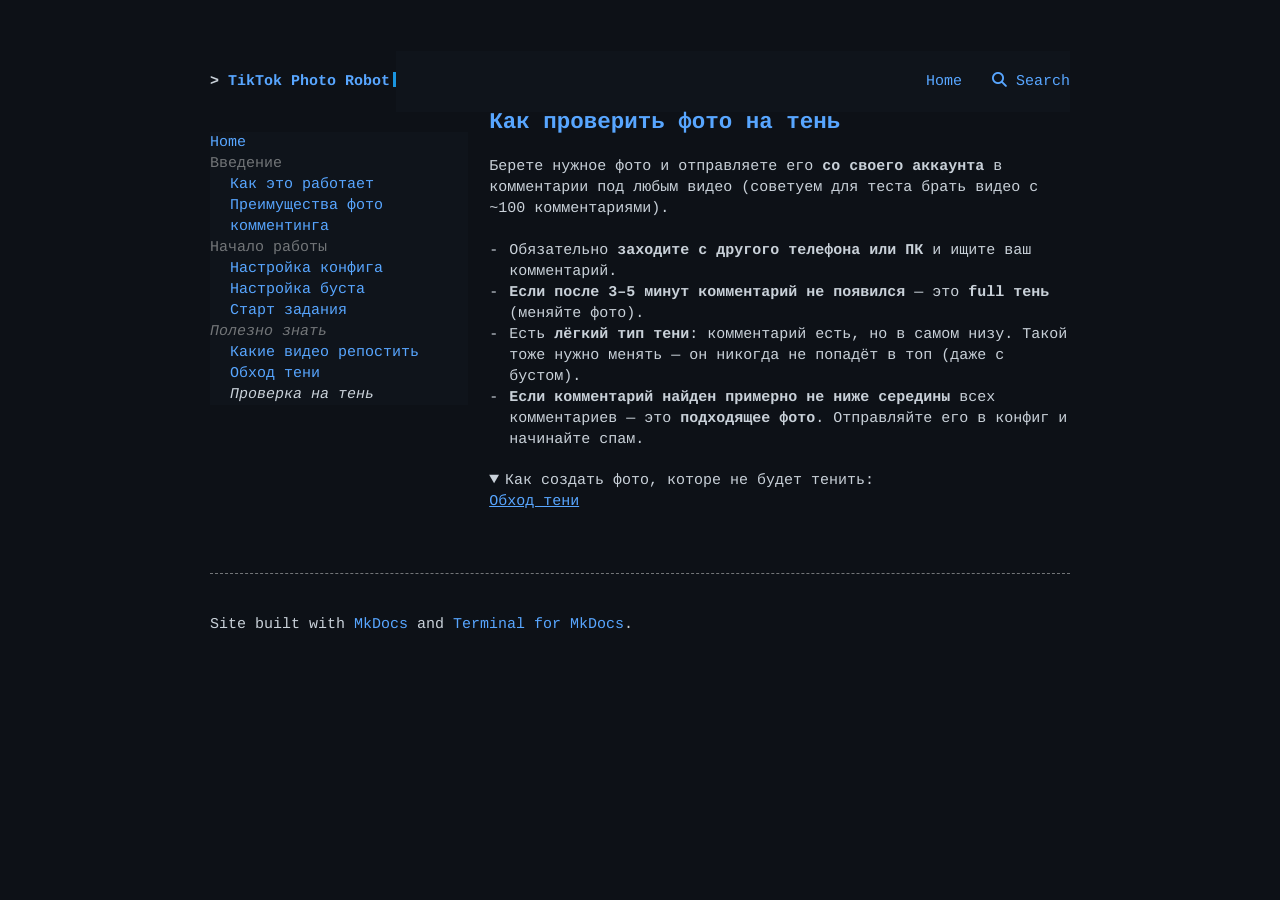
<file: полезно знать/проверка на тень/index.html>
<!DOCTYPE html>
<html lang="en">
<head>
    
    <meta charset="UTF-8">
    <meta name="viewport" content="width=device-width, initial-scale=1.0">
    <meta http-equiv="X-UA-Compatible" content="ie=edge">
    <meta name="generator" content="mkdocs-1.6.1, mkdocs-terminal-4.8.0">
    
    <meta name="description" content="Документация по автоматизации публикации фото в TikTok"> 
     
    <link rel="icon" type="image/png" sizes="192x192" href="../../img/android-chrome-192x192.png" />
<link rel="icon" type="image/png" sizes="512x512" href="../../img/android-chrome-512x512.png" />
<link rel="apple-touch-icon" sizes="180x180" href="../../img/apple-touch-icon.png" />
<link rel="shortcut icon" type="image/png" sizes="48x48" href="../../img/favicon.ico" />
<link rel="icon" type="image/png" sizes="16x16" href="../../img/favicon-16x16.png" />
<link rel="icon" type="image/png" sizes="32x32" href="../../img/favicon-32x32.png" />


    
 
<title>Проверка на тень - TikTok Photo Robot</title>


<link href="../../css/fontawesome/css/fontawesome.min.css" rel="stylesheet">
<link href="../../css/fontawesome/css/solid.min.css" rel="stylesheet">
<link href="../../css/normalize.css" rel="stylesheet">
<link href="../../css/terminal.css" rel="stylesheet">
<link href="../../css/theme.css" rel="stylesheet">
<link href="../../css/theme.tile_grid.css" rel="stylesheet">
<link href="../../css/theme.footer.css" rel="stylesheet">
<!-- default color palette -->
<link href="../../css/palettes/default.css" rel="stylesheet">

<!-- page layout -->
<style>
/* initially set page layout to a one column grid */
.terminal-mkdocs-main-grid {
    display: grid;
    grid-column-gap: 1.4em;
    grid-template-columns: auto;
    grid-template-rows: auto;
}

/*  
*   when side navigation is not hidden, use a two column grid.  
*   if the screen is too narrow, fall back to the initial one column grid layout.
*   in this case the main content will be placed under the navigation panel. 
*/
@media only screen and (min-width: 70em) {
    .terminal-mkdocs-main-grid {
        grid-template-columns: 4fr 9fr;
    }
}</style>



    
    <link href="../../css/terminal-dark.css" rel="stylesheet">  
    
    

    
    <!-- search css support -->
<link href="../../css/search/bootstrap-modal.css" rel="stylesheet">
<!-- search scripts -->
<script>
    var base_url = "../..",
    shortcuts = "{}";
</script>
<script src="../../js/jquery/jquery-1.10.1.min.js" defer></script>
<script src="../../js/bootstrap/bootstrap.min.js" defer></script>
<script src="../../js/mkdocs/base.js" defer></script>
    
    
    
    
    <script src="../../search/main.js"></script>
    

    
</head>

<body class="terminal"><div class="container">
    <div class="terminal-nav">
        <header class="terminal-logo">
            <div id="mkdocs-terminal-site-name" class="logo terminal-prompt"><a href="/" class="no-style">TikTok Photo Robot</a></div>
        </header>
        
        <nav class="terminal-menu">
            
            <ul vocab="https://schema.org/" typeof="BreadcrumbList">
                
                
                <li property="itemListElement" typeof="ListItem">
                    <a href="../.." class="menu-item " property="item" typeof="WebPage">
                        <span property="name">Home</span>
                    </a>
                    <meta property="position" content="0">
                </li>
                
                
                
                
                
                
                
                    
                    


<li property="itemListElement" typeof="ListItem">
    <a href="#" class="menu-item" data-toggle="modal" data-target="#mkdocs_search_modal" property="item" typeof="SearchAction">
        <i aria-hidden="true" class="fa fa-search"></i> <span property="name">Search</span>
    </a>
    <meta property="position" content="1">
</li>
                    
            </ul>
            
        </nav>
    </div>
</div>
        
    <div class="container">
        <div class="terminal-mkdocs-main-grid"><aside id="terminal-mkdocs-side-panel"><nav>
    <ul class="terminal-mkdocs-side-nav-items">
        
          <li class="terminal-mkdocs-side-nav-li">
    
    
    
        
        
            <a class="terminal-mkdocs-side-nav-item" href="../..">Home</a>
        
    
    
    
       </li>
        
          <li class="terminal-mkdocs-side-nav-li">
    
        
        
        
            
    
        
        
            
            
            <span class="
        
    terminal-mkdocs-side-nav-item terminal-mkdocs-side-nav-section-no-index">Введение</span>
        
    
    
        
        
            <ul class="terminal-mkdocs-side-nav-li-ul">
        
            
            
             
                <li class="terminal-mkdocs-side-nav-li-ul-li">
    
        
        
            <a class="terminal-mkdocs-side-nav-item" href="../../%D0%B2%D0%B2%D0%B5%D0%B4%D0%B5%D0%BD%D0%B8%D0%B5/%D0%9A%D0%B0%D0%BA%20%D1%8D%D1%82%D0%BE%20%D1%80%D0%B0%D0%B1%D0%BE%D1%82%D0%B0%D0%B5%D1%82/">Как это работает</a>
        
    
    </li>
            
        
            
            
             
                <li class="terminal-mkdocs-side-nav-li-ul-li">
    
        
        
            <a class="terminal-mkdocs-side-nav-item" href="../../%D0%B2%D0%B2%D0%B5%D0%B4%D0%B5%D0%BD%D0%B8%D0%B5/%D0%BF%D1%80%D0%B5%D0%B8%D0%BC%D1%83%D1%89%D0%B5%D1%81%D1%82%D0%B2%D0%B0%20%D1%84%D0%BE%D1%82%D0%BE-%D0%BA%D0%BE%D0%BC%D0%BC%D0%B5%D0%BD%D1%82%D0%B8%D0%BD%D0%B3%D0%B0/">Преимущества фото комментинга</a>
        
    
    </li>
            
            
    </ul>
        
    
       </li>
        
          <li class="terminal-mkdocs-side-nav-li">
    
        
        
        
            
    
        
        
            
            
            <span class="
        
    terminal-mkdocs-side-nav-item terminal-mkdocs-side-nav-section-no-index">Начало работы</span>
        
    
    
        
        
            <ul class="terminal-mkdocs-side-nav-li-ul">
        
            
            
             
                <li class="terminal-mkdocs-side-nav-li-ul-li">
    
        
        
            <a class="terminal-mkdocs-side-nav-item" href="../../%D0%BD%D0%B0%D1%87%D0%B0%D0%BB%D0%BE%20%D1%80%D0%B0%D0%B1%D0%BE%D1%82%D1%8B/%D0%9D%D0%B0%D1%81%D1%82%D1%80%D0%BE%D0%B9%D0%BA%D0%B0%20%D0%BA%D0%BE%D0%BD%D1%84%D0%B8%D0%B3%D0%B0/">Настройка конфига</a>
        
    
    </li>
            
        
            
            
             
                <li class="terminal-mkdocs-side-nav-li-ul-li">
    
        
        
            <a class="terminal-mkdocs-side-nav-item" href="../../%D0%BD%D0%B0%D1%87%D0%B0%D0%BB%D0%BE%20%D1%80%D0%B0%D0%B1%D0%BE%D1%82%D1%8B/%D0%BD%D0%B0%D1%81%D1%82%D1%80%D0%BE%D0%B9%D0%BA%D0%B0%20%D0%B1%D1%83%D1%81%D1%82%D0%B0/">Настройка буста</a>
        
    
    </li>
            
        
            
            
             
                <li class="terminal-mkdocs-side-nav-li-ul-li">
    
        
        
            <a class="terminal-mkdocs-side-nav-item" href="../../%D0%BD%D0%B0%D1%87%D0%B0%D0%BB%D0%BE%20%D1%80%D0%B0%D0%B1%D0%BE%D1%82%D1%8B/%D1%81%D1%82%D0%B0%D1%80%D1%82%20%D0%B7%D0%B0%D0%B4%D0%B0%D0%BD%D0%B8%D1%8F/">Старт задания</a>
        
    
    </li>
            
            
    </ul>
        
    
       </li>
        
          <li class="terminal-mkdocs-side-nav-li">
    
        
        
        
            
    
        
        <span class="
        
    terminal-mkdocs-side-nav-item--active terminal-mkdocs-side-nav-section-no-index">Полезно знать</span>
    
    
        
        
            <ul class="terminal-mkdocs-side-nav-li-ul">
        
            
            
             
                <li class="terminal-mkdocs-side-nav-li-ul-li">
    
        
        
            <a class="terminal-mkdocs-side-nav-item" href="../%D0%BA%D0%B0%D0%BA%D0%B8%D0%B5%20%D0%B2%D0%B8%D0%B4%D0%B5%D0%BE%20%D1%80%D0%B5%D0%BF%D0%BE%D1%81%D1%82%D0%B8%D1%82%D1%8C/">Какие видео репостить</a>
        
    
    </li>
            
        
            
            
             
                <li class="terminal-mkdocs-side-nav-li-ul-li">
    
        
        
            <a class="terminal-mkdocs-side-nav-item" href="../%D0%BE%D0%B1%D1%85%D0%BE%D0%B4%20%D1%82%D0%B5%D0%BD%D0%B8/">Обход тени</a>
        
    
    </li>
            
        
            
            
             
                <li class="terminal-mkdocs-side-nav-li-ul-li">
    
        
        <span class="terminal-mkdocs-side-nav-item--active">Проверка на тень</span>
    
    </li>
            
            
    </ul>
        
    
       </li>
        
    </ul>
</nav>
</aside>
            <main id="terminal-mkdocs-main-content">
<section id="mkdocs-terminal-content">
    <p><span style="font-size: 1.5em; font-weight: bold; color: #58a6ff;">Как проверить фото на тень</span></p>
<p>Берете нужное фото и отправляете его <strong>со своего аккаунта</strong> в комментарии под любым видео (советуем для теста брать видео с ~100 комментариями).</p>
<ul>
<li>Обязательно <strong>заходите с другого телефона или ПК</strong> и ищите ваш комментарий.</li>
<li><strong>Если после 3–5 минут комментарий не появился</strong> — это <strong>full тень</strong> (меняйте фото).</li>
<li>Есть <strong>лёгкий тип тени</strong>: комментарий есть, но в самом низу. Такой тоже нужно менять — он никогда не попадёт в топ (даже с бустом).</li>
<li><strong>Если комментарий найден примерно не ниже середины</strong> всех комментариев — это <strong>подходящее фото</strong>. Отправляйте его в конфиг и начинайте спам.</li>
</ul>
<details class="note" open="open">
<summary>Как создать фото, которе не будет тенить:</summary>
<p><a href="https://tiktok-photo-bot.github.io/docs/%D0%BF%D0%BE%D0%BB%D0%B5%D0%B7%D0%BD%D0%BE%20%D0%B7%D0%BD%D0%B0%D1%82%D1%8C/%D0%BE%D0%B1%D1%85%D0%BE%D0%B4%20%D1%82%D0%B5%D0%BD%D0%B8/">Обход тени</a></p>
</details>
</section>

            </main>
        </div>
        <hr><footer>
    <div class="terminal-mkdocs-footer-grid">
        <div id="terminal-mkdocs-footer-copyright-info">
             Site built with <a href="http://www.mkdocs.org">MkDocs</a> and <a href="https://github.com/ntno/mkdocs-terminal">Terminal for MkDocs</a>.
        </div>
    </div>
</footer>
    </div>

    
    <div class="modal" id="mkdocs_search_modal" tabindex="-1" role="alertdialog" aria-modal="true" aria-labelledby="searchModalLabel">
    <div class="modal-dialog modal-lg" role="search">
        <div class="modal-content">
            <div class="modal-header">
                <h5 class="modal-title" id="searchModalLabel">Search</h5>
                <button type="button" class="close btn btn-default btn-ghost" data-dismiss="modal" aria-label="Close">x</button>
            </div>
            <div class="modal-body">
                <p id="searchInputLabel">Type to start searching</p>
                <form>
                    <div class="form-group">
                        <input type="search" class="form-control" aria-labelledby="searchInputLabel" placeholder="" id="mkdocs-search-query" title="Please enter search terms here">
                    </div>
                </form>
                <div id="mkdocs-search-results" data-no-results-text="No document matches found"></div>
            </div>
            <div class="modal-footer">
            </div>
        </div>
    </div>
</div>
    
    
</body>

</html>
</file>
<file: css/terminal.css>
/*! terminal.css 0.7.5 | MIT License | github.com/Gioni06/terminal.css */

:root {
    --global-font-size: 15px;
    --global-line-height: 1.4em;
    --global-space: 10px;
    --font-stack: "Menlo", "Monaco", "Lucida Console", "Liberation Mono", "DejaVu Sans Mono", "Bitstream Vera Sans Mono", "Courier New", serif;
    --mono-font-stack: "Menlo", "Monaco", "Lucida Console", "Liberation Mono", "DejaVu Sans Mono", "Bitstream Vera Sans Mono", "Courier New", serif;
    --background-color: #fff;
    --page-width: 60em;
    --font-color: #151515;
    --invert-font-color: #fff;
    --primary-color: #1a95e0;
    --secondary-color: #727578;
    --error-color: #d20962;
    --progress-bar-background: #727578;
    --progress-bar-fill: #151515;
    --code-bg-color: #e8eff2;
    --code-font-color: var(--font-color);
    --input-style: solid;
    --display-h1-decoration: none;
    --block-background-color: var(--background-color);
}

* {
    box-sizing: border-box;
    text-rendering: geometricprecision;
}

*::selection {
    background: var(--primary-color);
    color: var(--invert-font-color);
}

body {
    font-size: var(--global-font-size);
    color: var(--font-color);
    line-height: var(--global-line-height);
    margin: 0;
    font-family: var(--font-stack);
    word-wrap: break-word;
    background-color: var(--background-color);
}

h1,
h2,
h3,
h4,
h5,
h6,
.logo {
    line-height: var(--global-line-height);
}

a {
    cursor: pointer;
    color: var(--primary-color);
    text-decoration: none;
}

a:hover {
    background-color: var(--primary-color);
    color: var(--invert-font-color);
}

em {
    font-size: var(--global-font-size);
    font-style: italic;
    font-family: var(--font-stack);
    color: var(--font-color);
}

blockquote,
code,
em,
strong {
    line-height: var(--global-line-height);
}

blockquote,
code,
footer,
h1,
h2,
h3,
h4,
h5,
h6,
header,
li,
ol,
p,
section,
ul,
.logo {
    float: none;
    margin: 0;
    padding: 0;
}

blockquote,
h1,
ol,
p,
ul,
.logo {
    margin-top: calc(var(--global-space) * 2);
    margin-bottom: calc(var(--global-space) * 2);
}

h1,
.logo {
    position: relative;
    padding: calc(var(--global-space) * 2) 0 calc(var(--global-space) * 2);
    margin: 0;
    overflow: hidden;
    font-weight: 600;
}

h1::after {
    content: "====================================================================================================";
    position: absolute;
    bottom: 5px;
    left: 0;
    display: var(--display-h1-decoration);
}

h1+*,
.logo+* {
    margin-top: 0;
}

h2,
h3,
h4,
h5,
h6 {
    position: relative;
    margin-bottom: var(--global-line-height);
    font-weight: 600;
}

blockquote {
    position: relative;
    padding-left: calc(var(--global-space) * 2);
    overflow: hidden;
}

blockquote::after {
    content: ">\A>\A>\A>\A>\A>\A>\A>\A>\A>\A>\A>\A>\A>\A>\A>\A>\A>\A>\A>\A>\A>\A>\A>\A>\A>\A>\A>\A>\A>\A>\A>\A>\A>\A>\A>\A>\A>\A>\A>\A>\A>\A>\A>\A>\A>\A>\A>\A>\A>\A>\A>\A>\A>\A>\A>\A>\A>\A>\A>\A>\A>\A>\A>\A>\A>\A>\A>\A>\A>\A>\A>\A>\A>\A>\A>\A>\A>\A>\A>\A>\A>\A>\A>\A>\A>\A>\A>\A>\A>\A>\A>\A>\A>\A>\A>\A>\A>\A>\A>";
    white-space: pre;
    position: absolute;
    top: 0;
    left: 0;
    line-height: var(--global-line-height);
    color: #9ca2ab;
}

blockquote>*:last-child {
    margin-bottom: 0;
}

code {
    font-weight: inherit;
    background-color: var(--code-bg-color);
    font-family: var(--mono-font-stack);
}

code::after,
code::before {
    content: "`";
    display: inline;
}

pre code::after,
pre code::before {
    content: "";
}

pre {
    display: block;
    word-break: break-all;
    word-wrap: break-word;
    color: var(--secondary-color);
    background-color: var(--block-background-color);
    border: 1px solid var(--secondary-color);
    padding: var(--global-space);
    white-space: pre-wrap;
    white-space: -moz-pre-wrap;
    white-space: -o-pre-wrap;
}

pre code {
    overflow-x: scroll;
    padding: 0;
    margin: 0;
    display: inline-block;
    min-width: 100%;
    font-family: var(--mono-font-stack);
    background-color: var(--block-background-color);
}

.terminal blockquote,
.terminal h1,
.terminal h2,
.terminal h3,
.terminal h4,
.terminal h5,
.terminal h6,
.terminal strong,
.terminal .logo {
    font-size: var(--global-font-size);
    font-style: normal;
    font-family: var(--font-stack);
}

.terminal code {
    font-size: var(--global-font-size);
    font-style: normal;
}

.terminal-prompt {
    position: relative;
    white-space: nowrap;
}

.terminal-prompt::before {
    content: "> ";
}

.terminal-prompt::after {
    content: "";
    animation: cursor 800ms infinite;
    background: var(--primary-color);
    border-radius: 0;
    display: inline-block;
    height: 1em;
    margin-left: 0.2em;
    width: 3px;
    bottom: -2px;
    position: relative;
}

@keyframes cursor {
    0% {
        opacity: 0;
    }
    50% {
        opacity: 1;
    }
    100% {
        opacity: 0;
    }
}

@keyframes cursor {
    0% {
        opacity: 0;
    }
    50% {
        opacity: 1;
    }
    100% {
        opacity: 0;
    }
}

li,
li>ul>li {
    position: relative;
    display: block;
    padding-left: calc(var(--global-space) * 2);
}

nav>ul>li {
    padding-left: 0;
}

li::after {
    position: absolute;
    top: 0;
    left: 0;
}

ul>li::after {
    content: "-";
}

nav ul>li::after {
    content: "";
}

ol li::before {
    content: counters(item, ".") ". ";
    counter-increment: item;
}

ol ol li::before {
    content: counters(item, ".") " ";
    counter-increment: item;
}

.terminal-menu li::after,
.terminal-menu li::before {
    display: none;
}

ol {
    counter-reset: item;
}

ol li:nth-child(n+10)::after {
    left: -7px;
}

ol ol {
    margin-top: 0;
    margin-bottom: 0;
}

.terminal-menu {
    width: 100%;
}

.terminal-nav {
    display: flex;
    flex-direction: column;
    align-items: flex-start;
}

ul ul {
    margin-top: 0;
    margin-bottom: 0;
}

.terminal-menu ul {
    list-style-type: none;
    padding: 0 !important;
    display: flex;
    flex-direction: column;
    width: 100%;
    flex-grow: 1;
    font-size: var(--global-font-size);
    margin-top: 0;
}

.terminal-menu li {
    display: flex;
    margin: 0 0 0.5em;
    padding: 0;
}

ol.terminal-toc li {
    border-bottom: 1px dotted var(--secondary-color);
    padding: 0;
    margin-bottom: 15px;
}

.terminal-menu li:last-child {
    margin-bottom: 0;
}

ol.terminal-toc li a {
    margin: 4px 4px 4px 0;
    background: var(--background-color);
    position: relative;
    top: 6px;
    text-align: left;
    padding-right: 4px;
}

.terminal-menu li a:not(.btn) {
    text-decoration: none;
    display: block;
    width: 100%;
    border: none;
    color: var(--secondary-color);
}

.terminal-menu li a.active {
    color: var(--font-color);
}

.terminal-menu li a:hover {
    background: none;
    color: inherit;
}

ol.terminal-toc li::before {
    content: counters(item, ".") ". ";
    counter-increment: item;
    position: absolute;
    right: 0;
    background: var(--background-color);
    padding: 4px 0 4px 4px;
    bottom: -8px;
}

ol.terminal-toc li a:hover {
    background: var(--primary-color);
    color: var(--invert-font-color);
}

hr {
    position: relative;
    overflow: hidden;
    margin: calc(var(--global-space) * 4) 0;
    border: 0;
    border-bottom: 1px dashed var(--secondary-color);
}

p {
    margin: 0 0 var(--global-line-height);
}

.container {
    max-width: var(--page-width);
}

.container,
.container-fluid {
    margin: 0 auto;
    padding: 0 calc(var(--global-space) * 2);
}

img {
    max-width: 100%;
}

.progress-bar {
    height: 8px;
    background-color: var(--progress-bar-background);
    margin: 12px 0;
}

.progress-bar.progress-bar-show-percent {
    margin-top: 38px;
}

.progress-bar-filled {
    background-color: var(--progress-bar-fill);
    height: 100%;
    transition: width 0.3s ease;
    position: relative;
    width: 0;
}

.progress-bar-filled::before {
    content: "";
    border: 6px solid transparent;
    border-top-color: var(--progress-bar-fill);
    position: absolute;
    top: -6px;
    right: -6px;
}

.progress-bar-filled::after {
    color: var(--progress-bar-fill);
    content: attr(data-filled);
    display: block;
    font-size: 12px;
    white-space: nowrap;
    position: absolute;
    border: 6px solid transparent;
    top: -32px;
    right: 0;
    transform: translateX(50%);
}

.progress-bar-no-arrow>.progress-bar-filled::before,
.progress-bar-no-arrow>.progress-bar-filled::after {
    content: "";
    display: none;
    visibility: hidden;
    opacity: 0;
}

table {
    width: 100%;
    border-collapse: collapse;
    margin: var(--global-line-height) 0;
    color: var(--font-color);
    font-size: var(--global-font-size);
}

table td,
table th {
    vertical-align: top;
    border: 1px solid var(--font-color);
    line-height: var(--global-line-height);
    padding: calc(var(--global-space) / 2);
    font-size: 1em;
}

table thead tr th {
    font-size: 1em;
    vertical-align: middle;
    font-weight: 700;
}

table tfoot tr th {
    font-weight: 500;
}

table caption {
    font-size: 1em;
    margin: 0 0 1em;
}

.form {
    width: 100%;
}

fieldset {
    border: 1px solid var(--font-color);
    padding: 1em;
}

label {
    font-size: 1em;
    color: var(--font-color);
}

input[type="email"],
input[type="text"],
input[type="number"],
input[type="password"],
input[type="search"],
input[type="date"],
input[type="time"] {
    border: 1px var(--input-style) var(--font-color);
    width: 100%;
    padding: 0.7em 0.5em;
    font-size: 1em;
    font-family: var(--font-stack);
    /* stylelint-disable */
    -webkit-appearance: none;
    -moz-appearance: none;
    /* stylelint-enable */
    appearance: none;
    border-radius: 0;
}

input[type="email"]:active,
input[type="text"]:active,
input[type="number"]:active,
input[type="password"]:active,
input[type="search"]:active,
input[type="date"]:active,
input[type="time"]:active,
input[type="email"]:focus,
input[type="text"]:focus,
input[type="number"]:focus,
input[type="password"]:focus,
input[type="search"]:focus,
input[type="date"]:focus,
input[type="time"]:focus {
    outline: none;
    /* stylelint-disable */
    -webkit-appearance: none;
    -moz-appearance: none;
    /* stylelint-enable */
    appearance: none;
    border: 1px solid var(--font-color);
}

input[type="text"]:not(:placeholder-shown):invalid,
input[type="email"]:not(:placeholder-shown):invalid,
input[type="password"]:not(:placeholder-shown):invalid,
input[type="search"]:not(:placeholder-shown):invalid,
input[type="number"]:not(:placeholder-shown):invalid,
input[type="date"]:not(:placeholder-shown):invalid,
input[type="time"]:not(:placeholder-shown):invalid {
    border-color: var(--error-color);
}

input,
textarea {
    color: var(--font-color);
    background-color: var(--background-color);
}

input::placeholder,
textarea::placeholder {
    color: var(--secondary-color) !important;
    opacity: 1;
}

textarea {
    height: auto;
    width: 100%;
    resize: none;
    border: 1px var(--input-style) var(--font-color);
    padding: 0.5em;
    font-size: 1em;
    font-family: var(--font-stack);
    appearance: none;
    border-radius: 0;
}

textarea:focus {
    outline: none;
    /* stylelint-disable */
    -webkit-appearance: none;
    -moz-appearance: none;
    /* stylelint-enable */
    appearance: none;
    border: 1px solid var(--font-color);
}

textarea:not(:placeholder-shown):invalid {
    border-color: var(--error-color);
}

select {
    border: 1px var(--input-style) var(--font-color);
    width: 100%;
    padding: .7em .5em;
    font-size: 1em;
    font-family: var(--font-stack);
    color: var(--font-color);
    border-radius: 0;
    /* stylelint-disable */
    -webkit-appearance: none;
    -moz-appearance: none;
    /* stylelint-enable */
    background-color: var(--background-color);
    background-image: url("data:image/svg+xml;utf8,<svg fill='currentColor' height='24' viewBox='0 0 24 24' width='24' xmlns='http://www.w3.org/2000/svg'><path d='M7 10l5 5 5-5z'/><path d='M0 0h24v24H0z' fill='none'/></svg>");
    background-repeat: no-repeat;
    background-position: right .5em bottom .5em;
}

input:-webkit-autofill,
input:-webkit-autofill:hover,
input:-webkit-autofill:focus textarea:-webkit-autofill,
textarea:-webkit-autofill:hover textarea:-webkit-autofill:focus,
select:-webkit-autofill,
select:-webkit-autofill:hover,
select:-webkit-autofill:focus {
    border: 1px solid var(--font-color);
    -webkit-text-fill-color: var(--font-color);
    box-shadow: 0 0 0 1e3pxx var(--invert-font-color) inset;
    transition: background-color 5e3ss ease-in-out 0s;
}

.form-group {
    margin-bottom: var(--global-line-height);
    overflow: auto;
}

.btn {
    border-style: solid;
    border-width: 1px;
    display: inline-flex;
    -ms-flex-align: center;
    align-items: center;
    -ms-flex-pack: center;
    justify-content: center;
    cursor: pointer;
    outline: none;
    padding: 0.65em 2em;
    font-size: 1em;
    font-family: inherit;
    user-select: none;
    position: relative;
    z-index: 1;
}

.btn:active {
    box-shadow: none;
}

.btn.btn-ghost {
    border-color: var(--font-color);
    color: var(--font-color);
    background-color: transparent;
}

.btn.btn-ghost:focus,
.btn.btn-ghost:hover {
    border-color: var(--tertiary-color);
    color: var(--tertiary-color);
    z-index: 2;
}

.btn.btn-ghost:hover {
    background-color: transparent;
}

.btn-block {
    width: 100%;
    display: flex;
}

.btn-default {
    background-color: var(--font-color);
    border-color: var(--invert-font-color);
    color: var(--invert-font-color);
}

.btn-default:hover,
.btn-default:focus:not(.btn-ghost) {
    background-color: var(--secondary-color);
    color: var(--invert-font-color);
}

.btn-default.btn-ghost:focus,
.btn-default.btn-ghost:hover {
    border-color: var(--secondary-color);
    color: var(--secondary-color);
    z-index: 2;
}

.btn-error {
    color: var(--invert-font-color);
    background-color: var(--error-color);
    border: 1px solid var(--error-color);
}

.btn-error:hover,
.btn-error:focus:not(.btn-ghost) {
    background-color: var(--error-color);
    border-color: var(--error-color);
}

.btn-error.btn-ghost {
    border-color: var(--error-color);
    color: var(--error-color);
}

.btn-error.btn-ghost:focus,
.btn-error.btn-ghost:hover {
    border-color: var(--error-color);
    color: var(--error-color);
    z-index: 2;
}

.btn-primary {
    color: var(--invert-font-color);
    background-color: var(--primary-color);
    border: 1px solid var(--primary-color);
}

.btn-primary:hover,
.btn-primary:focus:not(.btn-ghost) {
    background-color: var(--primary-color);
    border-color: var(--primary-color);
}

.btn-primary.btn-ghost {
    border-color: var(--primary-color);
    color: var(--primary-color);
}

.btn-primary.btn-ghost:focus,
.btn-primary.btn-ghost:hover {
    border-color: var(--primary-color);
    color: var(--primary-color);
    z-index: 2;
}

.btn-small {
    padding: 0.5em 1.3em !important;
    font-size: 0.9em !important;
}

.btn-group {
    overflow: auto;
}

.btn-group .btn {
    float: left;
}

.btn-group .btn-ghost:not(:first-child) {
    margin-left: -1px;
}

.terminal-card {
    border: 1px solid var(--secondary-color);
}

.terminal-card>header {
    color: var(--invert-font-color);
    text-align: center;
    background-color: var(--secondary-color);
    padding: 0.5em 0;
}

.terminal-card>div:first-of-type {
    padding: var(--global-space);
}

.terminal-timeline {
    position: relative;
    padding-left: 70px;
}

.terminal-timeline::before {
    content: ' ';
    background: var(--secondary-color);
    display: inline-block;
    position: absolute;
    left: 35px;
    width: 2px;
    height: 100%;
    z-index: 400;
}

.terminal-timeline .terminal-card {
    margin-bottom: 25px;
}

.terminal-timeline .terminal-card::before {
    content: ' ';
    background: var(--invert-font-color);
    border: 2px solid var(--secondary-color);
    display: inline-block;
    position: absolute;
    margin-top: 25px;
    left: 26px;
    width: 15px;
    height: 15px;
    z-index: 400;
}

.terminal-alert {
    color: var(--font-color);
    padding: 1em;
    border: 1px solid var(--font-color);
    margin-bottom: var(--global-space);
}

.terminal-alert-error {
    color: var(--error-color);
    border-color: var(--error-color);
}

.terminal-alert-primary {
    color: var(--primary-color);
    border-color: var(--primary-color);
}


/* stylelint-disable */

@media screen and (min-width: 960px) {
    /* stylelint-enable */
    label {
        display: block;
        width: 100%;
    }
    pre::-webkit-scrollbar {
        height: 3px;
    }
}


/* stylelint-disable */

@media screen and (min-width: 480px) {
    /* stylelint-enable */
    form {
        width: 100%;
    }
}


/* stylelint-disable */

@media screen and (min-width: 30rem) {
    /* stylelint-enable */
    .terminal-nav {
        flex-direction: row;
        align-items: center;
    }
    .terminal-menu ul {
        flex-direction: row;
        place-items: center flex-end;
        justify-content: flex-end;
        margin-top: calc(var(--global-space) * 2);
    }
    .terminal-menu li {
        margin: 0 2em 0 0;
    }
    .terminal-menu li:last-child {
        margin-right: 0;
    }
}

.terminal-media:not(:last-child) {
    margin-bottom: 1.25rem;
}

.terminal-media-left {
    padding-right: var(--global-space);
}

.terminal-media-left,
.terminal-media-right {
    display: table-cell;
    vertical-align: top;
}

.terminal-media-right {
    padding-left: var(--global-space);
}

.terminal-media-body {
    display: table-cell;
    vertical-align: top;
}

.terminal-media-heading {
    font-size: 1em;
    font-weight: 700;
}

.terminal-media-content {
    margin-top: 0.3rem;
}

.terminal-placeholder {
    background-color: var(--secondary-color);
    text-align: center;
    color: var(--font-color);
    font-size: 1rem;
    border: 1px solid var(--secondary-color);
}

figure>img {
    padding: 0;
}

.terminal-avatarholder {
    width: calc(var(--global-space) * 5);
    height: calc(var(--global-space) * 5);
}

.terminal-avatarholder img {
    padding: 0;
}

figure {
    margin: 0;
}

figure>figcaption {
    color: var(--secondary-color);
    text-align: center;
}

.terminal-banner {
    background-color: var(--font-color);
    color: var(--invert-font-color);
    padding: calc(var(--global-space) * 2);
    width: 100%;
    display: flex;
    flex-direction: column;
    gap: 1rem;
}

.terminal-banner>.container {
    max-width: var(--page-width);
}

.terminal-banner>.container,
.terminal-banner>.container-fluid {
    margin: 0 auto;
    padding: 0;
}


/* stylelint-disable */

@media screen and (min-width: 30rem) {
    /* stylelint-enable */
    .terminal-banner {
        flex-direction: row;
    }
}

.hljs {
    display: block;
    overflow-x: auto;
    padding: 0.5em;
    background: var(--block-background-color);
    color: var(--font-color);
}

.hljs-comment,
.hljs-quote {
    color: var(--secondary-color);
}

.hljs-variable {
    color: var(--font-color);
}


/* stylelint-disable */

.hljs-keyword,
.hljs-selector-tag,
.hljs-built_in,
.hljs-name,
.hljs-tag {
    /* stylelint-enable */
    color: var(--primary-color);
}

.hljs-string,
.hljs-title,
.hljs-section,
.hljs-attribute,
.hljs-literal,
.hljs-template-tag,
.hljs-template-variable,
.hljs-type,
.hljs-addition {
    color: var(--secondary-color);
}

.hljs-string {
    color: var(--secondary-color);
}

.hljs-deletion,
.hljs-selector-attr,
.hljs-selector-pseudo,
.hljs-meta {
    color: var(--primary-color);
}

.hljs-doctag {
    color: var(--secondary-color);
}

.hljs-attr {
    color: var(--primary-color);
}

.hljs-symbol,
.hljs-bullet,
.hljs-link {
    color: var(--primary-color);
}

.hljs-emphasis {
    font-style: italic;
}

.hljs-strong {
    font-weight: bold;
}
</file>
<file: css/theme.css>
/*! Terminal for MkDocs | MIT License | github.com/ntno/mkdocs-terminal */


/*! terminal.css 0.7.5  | MIT License | github.com/Gioni06/terminal.css */

body {
    padding-top: 50px;
    padding-bottom: 50px;
}


/* underline links in main content (except header anchor links) */

#terminal-mkdocs-main-content a:not(.headerlink) {
    text-decoration: underline;
}


/* do not underline button links */

a.btn {
    text-decoration: none !important;
}

.terminal-mkdocs-side-nav-item--active {
    font-style: italic;
}

.terminal-mkdocs-side-nav-section-no-index {
    color: var(--secondary-color);
}

.terminal-mkdocs-pad-to-match-side-nav {
    padding-top: calc(var(--global-space) * 2);
}

.terminal-mkdocs-thin-border {
    border: solid !important;
    border-color: var(--secondary-color) !important;
    border-width: thin !important;
}

.terminal-mkdocs-macro-error-banner {
    border-style: solid;
    border-width: 1px;
    display: inline-flex;
    align-items: center;
    justify-content: center;
    padding: .65em 2em;
    border-color: var(--error-color);
}

p.terminal-mkdocs-macro-error-banner {
    color: var(--font-color);
}

p.terminal-mkdocs-macro-error-banner>code {
    color: var(--code-font-color);
}


/* set figcaption paragraph text to the secondary color.  this occurs when using markdown inside the figcaption */

figure>figcaption>p {
    color: var(--secondary-color);
}


/* ***************************************************************** */


/* Terminal.css Overrides */


/* ***************************************************************** */


/* don't display backticks on `code` items, just highlight */

code::after,
code::before {
    content: "" !important;
    display: inline;
}


/* use the `code-bg-color` and `code-font-color` for `<code>` blocks */

pre code {
    background-color: var(--code-bg-color);
    color: var(--code-font-color);
}
</file>
<file: css/theme.tile_grid.css>
/*! Terminal for MkDocs | MIT License | github.com/ntno/mkdocs-terminal */

.terminal-mkdocs-tile-grid {
    display: grid;
    grid-gap: 1em;
    grid-template-rows: auto;
    grid-template-columns: repeat(auto-fit, minmax(calc(var(--page-width) / 6), 1fr));
}


/* center link text within the tile */

.terminal-mkdocs-tile {
    border: none;
    text-align: center;
}


/* center images within the tile */

.terminal-mkdocs-tile div>figure>img,
.terminal-mkdocs-tile div>figure>a>img {
    display: block;
    margin-left: auto;
    margin-right: auto;
}
</file>
<file: css/theme.footer.css>
/* grid for footer */

.terminal-mkdocs-footer-grid {
    display: grid;
    grid-row-gap: 2em;
    grid-column-gap: 2em;
    grid-template-columns: auto;
    grid-template-rows: auto;
}


/* place prev/next links to the right of copyright info when screen is wide enough */

@media only screen and (min-width: 50em) {
    .terminal-mkdocs-footer-grid {
        grid-template-columns: 6fr 3fr;
    }
    #terminal-mkdocs-footer-prev-next {
        text-align: right;
    }
}

#terminal-mkdocs-footer-copyright-info {
    text-align: left;
}
</file>
<file: css/palettes/default.css>
/*! terminal.css 0.7.5 | MIT License | github.com/Gioni06/terminal.css */


/* this document is intentionally left empty.  for root configuration, see terminal/css/terminal.css */
</file>
<file: css/terminal-dark.css>
:root {
  --bg: #0d1117;
  --bg-soft: #0f141b;
  --fg: #c9d1d9;
  --fg-muted: #8b949e;
  --accent: #58a6ff;
  --code-bg: #161b22;
  --code-fg: #c9d1d9;
  --border: #30363d;
}

body { background: var(--bg) !important; color: var(--fg) !important; }
a { color: var(--accent) !important; }
nav, .md-sidebar, .sidebar, .toc, .md-nav {
  background: var(--bg-soft) !important;
  color: var(--fg) !important;
  border-color: var(--border) !important;
}
pre, code {
  background: var(--code-bg) !important;
  color: var(--code-fg) !important;
  border: 1px solid var(--border) !important;
}

/* Вложенные пункты меню — как подпапки (Terminal theme) */
.sidebar ul ul {
  margin-left: 14px !important;
  padding-left: 10px !important;
  border-left: 1px solid var(--border) !important;
}

.sidebar ul ul li {
  margin-left: 0 !important;
}

.sidebar ul ul li a {
  opacity: 0.9 !important;
  font-size: 0.96em !important;
}
</file>
<file: css/fontawesome/css/solid.min.css>
/*!
 * Font Awesome Free 6.2.1 by @fontawesome - https://fontawesome.com
 * License - https://fontawesome.com/license/free (Icons: CC BY 4.0, Fonts: SIL OFL 1.1, Code: MIT License)
 * Copyright 2022 Fonticons, Inc.
 */
:host,:root{--fa-style-family-classic:"Font Awesome 6 Free";--fa-font-solid:normal 900 1em/1 "Font Awesome 6 Free"}@font-face{font-family:"Font Awesome 6 Free";font-style:normal;font-weight:900;font-display:block;src:url(../webfonts/fa-solid-900.woff2) format("woff2"),url(../webfonts/fa-solid-900.ttf) format("truetype")}.fa-solid,.fas{font-weight:900}
</file>
